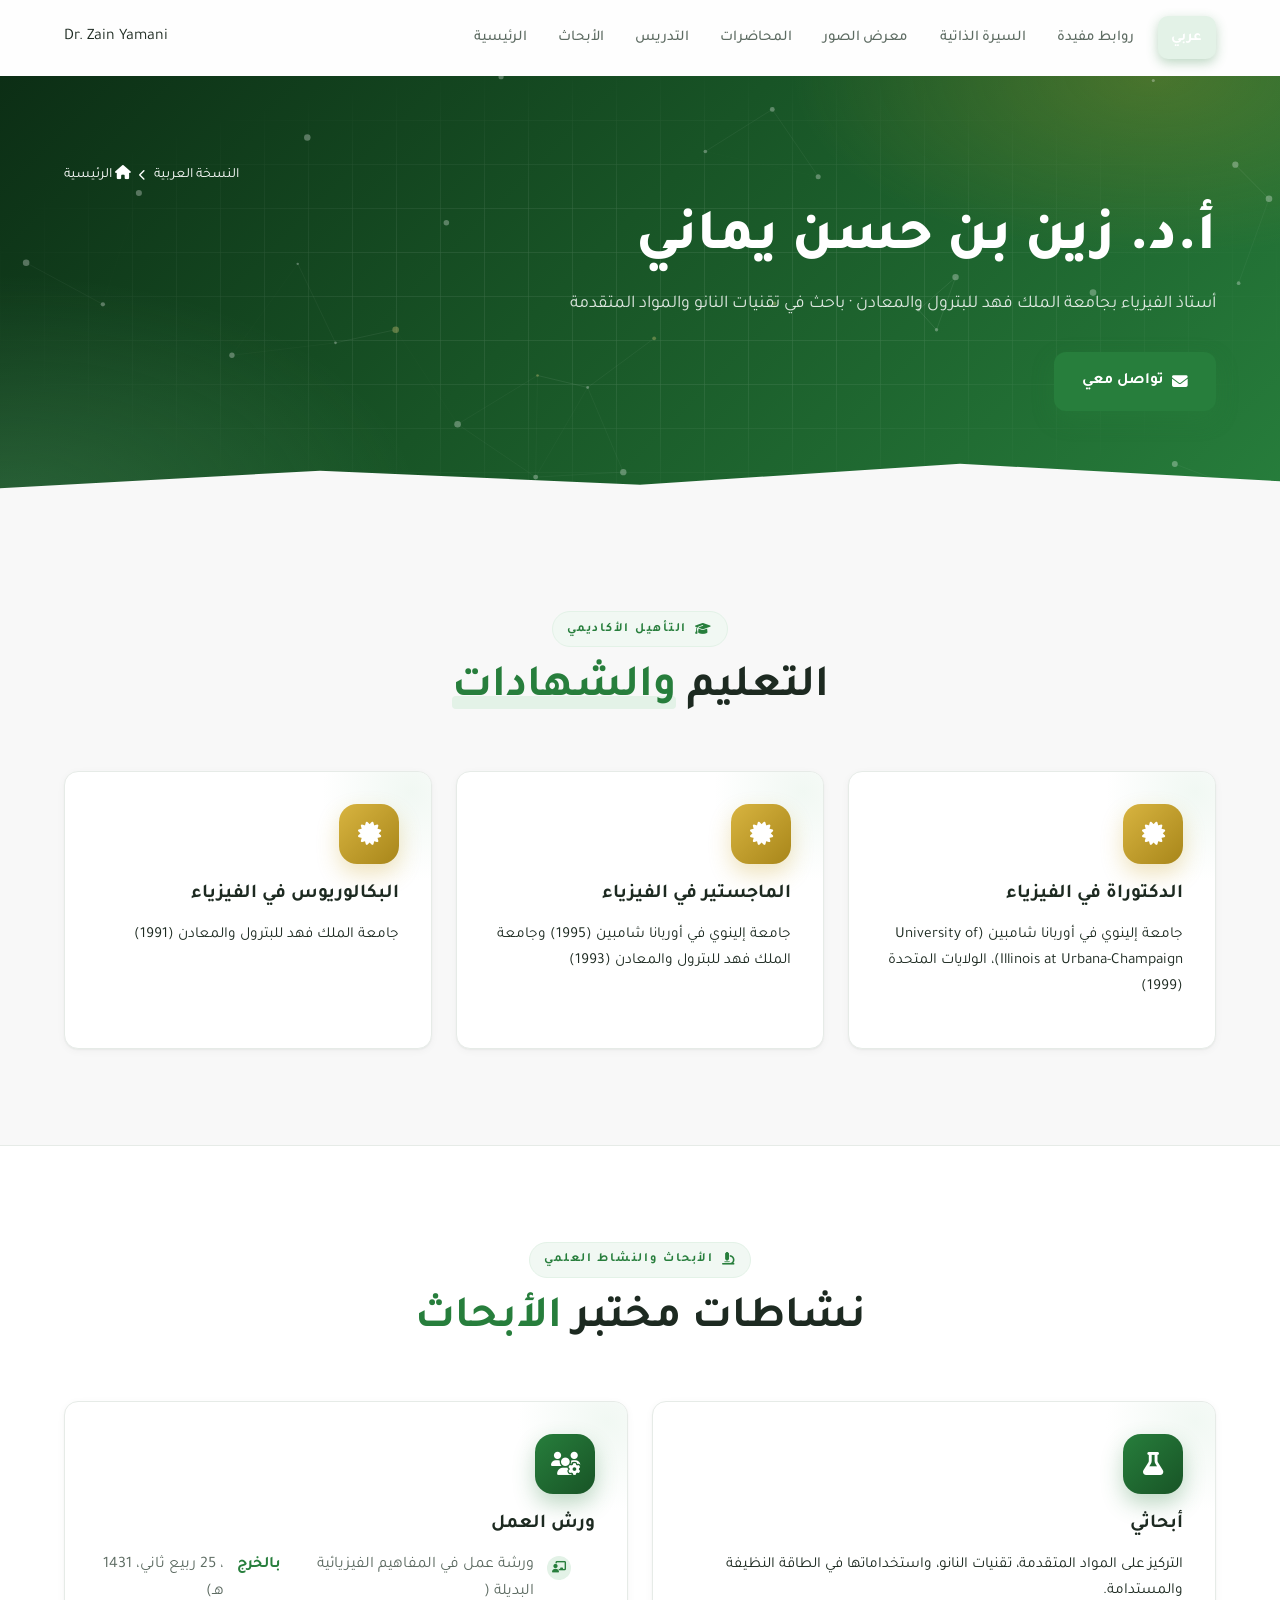
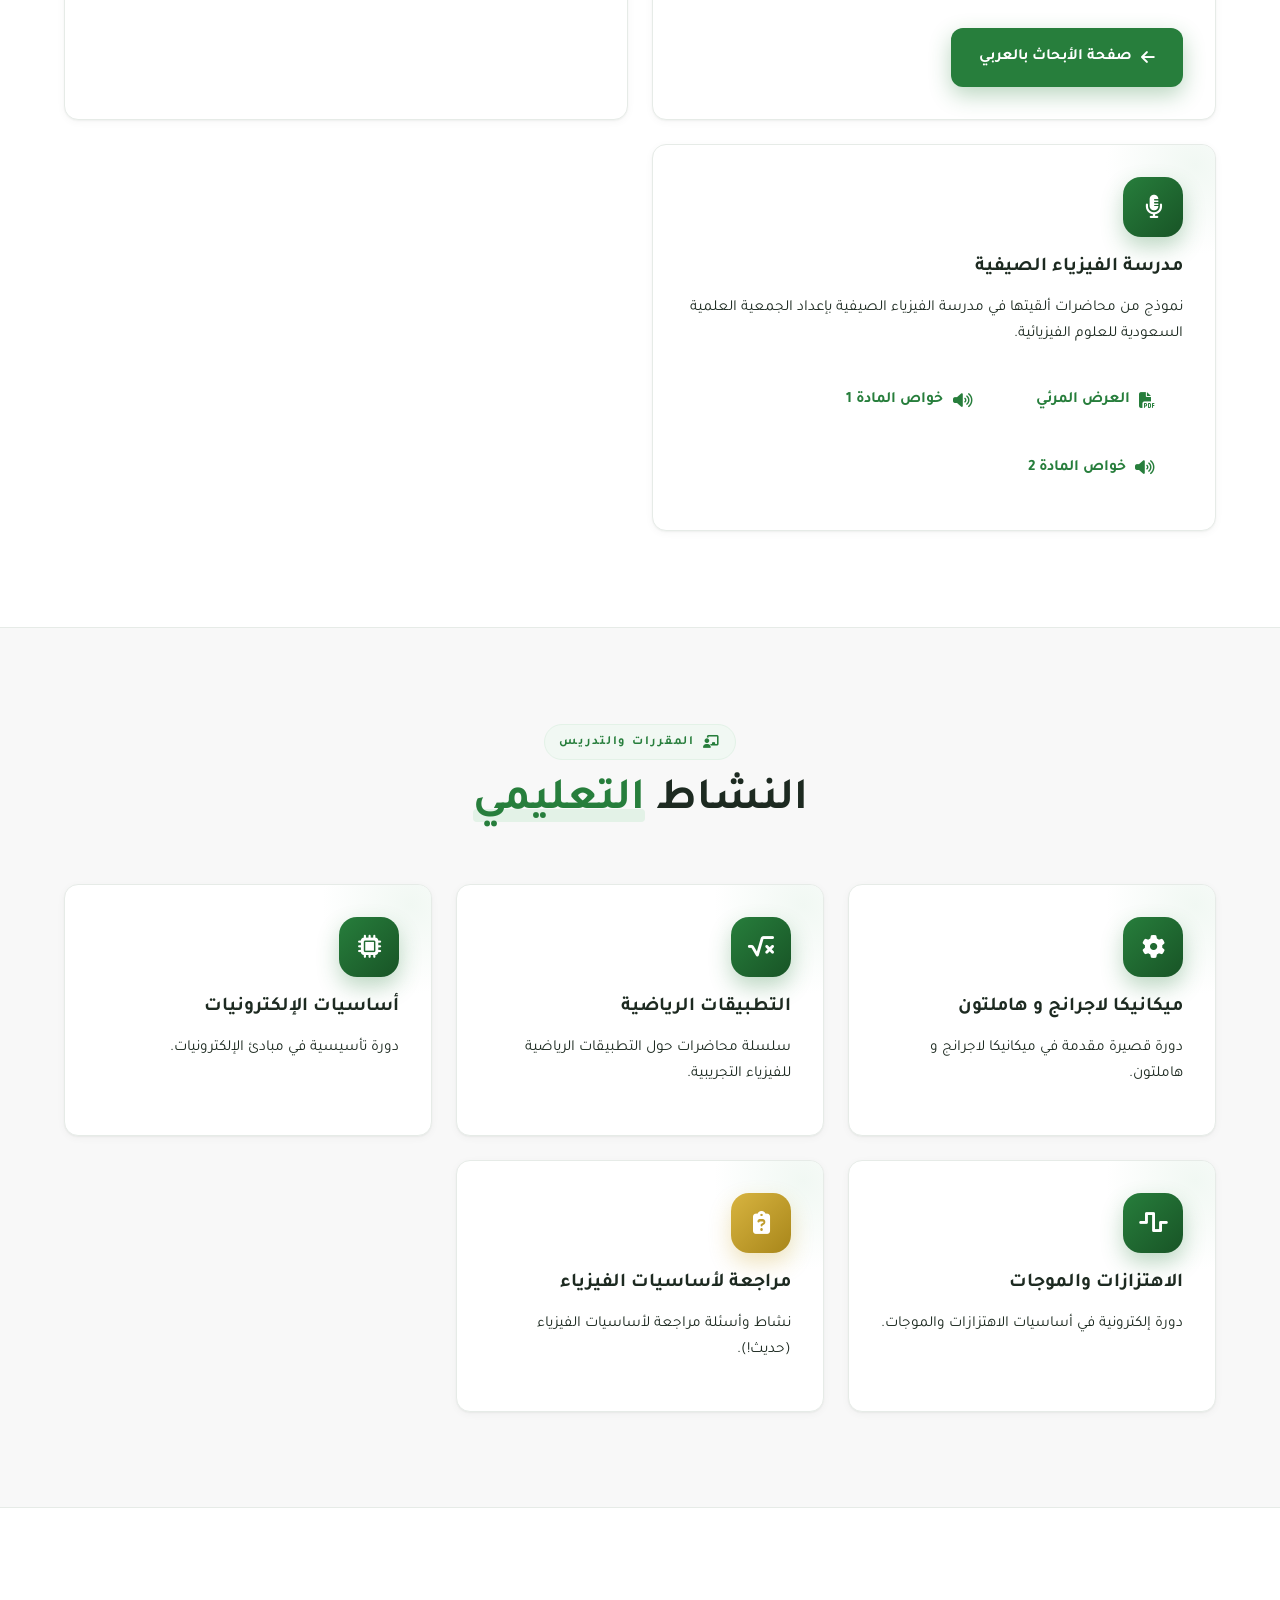
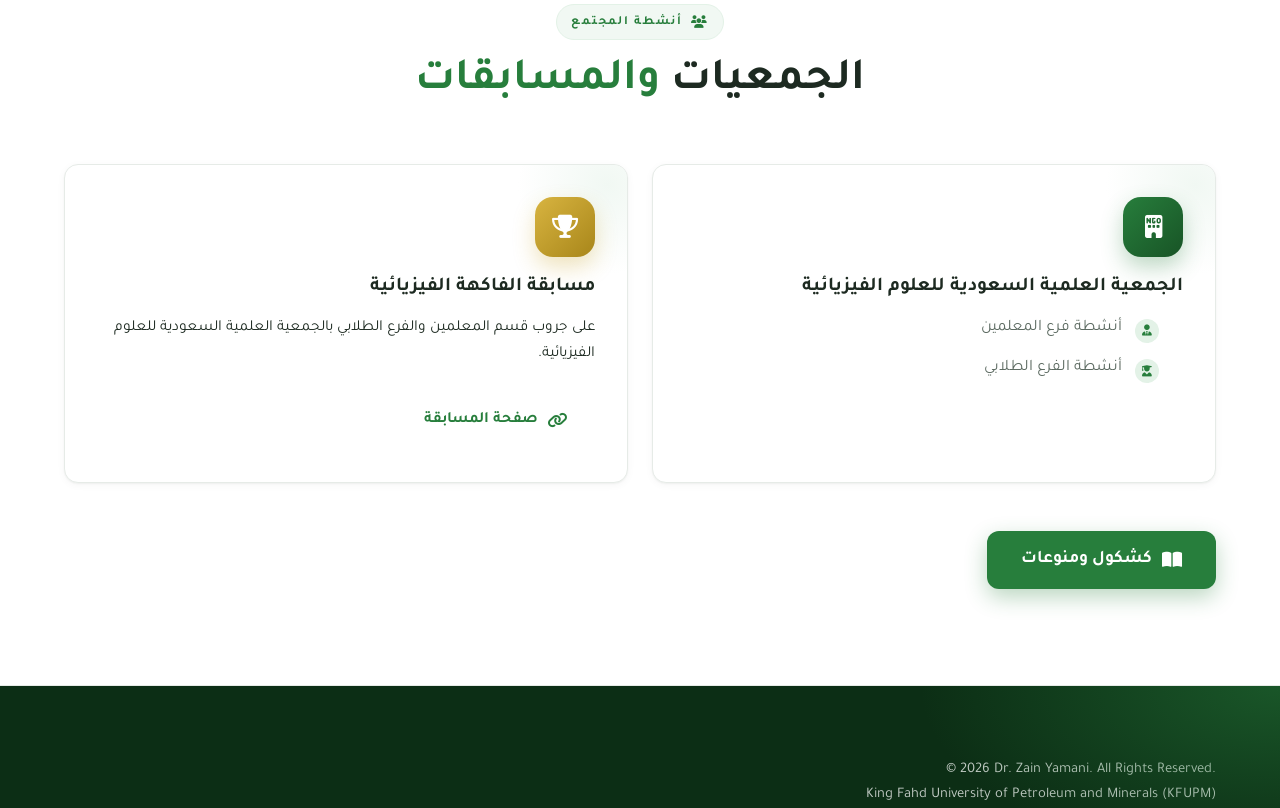
<file: zn2/Arabic/Arabic.html>
<!DOCTYPE html>
<html lang="ar" class="no-js" dir="rtl">
<head>
    <meta charset="UTF-8">
    <meta name="viewport" content="width=device-width, initial-scale=1.0">
    <title>الصفحة الشخصية - د. زين يماني</title>
    <meta name="theme-color" content="#277E3C">
    <link href="https://fonts.googleapis.com/css2?family=Inter:wght@300;400;500;600;700&family=Outfit:wght@500;600;700;800&family=Tajawal:wght@400;500;700;800&display=swap" rel="stylesheet">
    <link rel="stylesheet" href="https://cdnjs.cloudflare.com/ajax/libs/font-awesome/6.5.1/css/all.min.css" crossorigin="anonymous" referrerpolicy="no-referrer">
    <link rel="stylesheet" href="../index.css">
    <script src="../site.js" defer></script>
    <style>
        body[dir="rtl"] {
            font-family: 'Tajawal', sans-serif;
            text-align: right;
        }
        body[dir="rtl"] .navbar .nav-links {
            margin-right: auto;
            margin-left: 0;
        }
        body[dir="rtl"] .hero-actions {
            justify-content: flex-start;
        }
        body[dir="rtl"] .crumbs {
            justify-content: flex-start;
        }
        body[dir="rtl"] .check-list li {
            padding-left: 0;
            padding-right: 1.5rem;
        }
        body[dir="rtl"] .check-list li i {
            left: auto;
            right: 0;
        }
        body[dir="rtl"] .icon-badge {
            margin-left: 1rem;
            margin-right: 0;
        }
    </style>
</head>
<body data-page="arabic" dir="rtl">
    <div class="scroll-progress"></div>
    <header class="navbar" dir="ltr">
        <div class="container nav-container">
            <div class="logo">
                <a href="../index.html">Dr. Zain Yamani</a>
            </div>
            <nav>
                <ul class="nav-links">
                    <li><a href="../index.html">الرئيسية</a></li>
                    <li><a href="../research/Research.html">الأبحاث</a></li>
                    <li><a href="../teaching/Teaching.html">التدريس</a></li>
                    <li><a href="../presentations/Presentations.html">المحاضرات</a></li>
                    <li><a href="../gallery/Gallery.html">معرض الصور</a></li>
                    <li><a href="../personal/personal.htm">السيرة الذاتية</a></li>
                    <li><a href="../interesting link/interesting_physics_links.html">روابط مفيدة</a></li>
                    <li><a href="../Arabic/Arabic.html" class="btn-arabic active">عربي</a></li>
                </ul>
            </nav>
        </div>
    </header>

    <main>
        <section class="page-hero">
            <canvas id="hero-canvas" class="page-hero-canvas" data-tone="light" aria-hidden="true"></canvas>
            <div class="container">
                <div class="crumbs" data-reveal="down" style="flex-direction: row-reverse; display: flex; gap: 0.5rem;"><a href="../index.html"><i class="fa-solid fa-house"></i> الرئيسية</a><i class="fa-solid fa-chevron-left" style="font-size:.7rem"></i><span>النسخة العربية</span></div>
                <h1 data-reveal="up" style="font-family: 'Tajawal', sans-serif;">أ.د. زين بن حسن يماني</h1>
                <p data-reveal="up" style="--d:.1s; font-family: 'Tajawal', sans-serif;">أستاذ الفيزياء بجامعة الملك فهد للبترول والمعادن · باحث في تقنيات النانو والمواد المتقدمة</p>
                <div class="hero-actions" data-reveal="up" style="--d:.2s; display: flex; gap: 1rem;">
                    <a href="mailto:zhyamani@kfupm.edu.sa" class="btn btn-primary"><i class="fa-solid fa-envelope"></i> تواصل معي</a>
                </div>
            </div>
        </section>

        <!-- Education Section -->
        <section class="section">
            <div class="container">
                <div class="section-head">
                    <span class="eyebrow"><i class="fa-solid fa-graduation-cap"></i> التأهيل الأكاديمي</span>
                    <h2 style="font-family: 'Tajawal', sans-serif;">التعليم <span class="hl">والشهادات</span></h2>
                </div>
                <div class="grid grid-3" data-stagger=".12">
                    <div class="card feature-card" data-reveal="up">
                        <div class="icon-badge gold"><i class="fa-solid fa-certificate"></i></div>
                        <h3 style="font-family: 'Tajawal', sans-serif;">الدكتوراة في الفيزياء</h3>
                        <p style="margin-top: 1rem; color: var(--text-main);">جامعة إلينوي في أوربانا شامبين (University of Illinois at Urbana-Champaign)، الولايات المتحدة (1999)</p>
                    </div>
                    <div class="card feature-card" data-reveal="up">
                        <div class="icon-badge gold"><i class="fa-solid fa-certificate"></i></div>
                        <h3 style="font-family: 'Tajawal', sans-serif;">الماجستير في الفيزياء</h3>
                        <p style="margin-top: 1rem; color: var(--text-main);">جامعة إلينوي في أوربانا شامبين (1995) وجامعة الملك فهد للبترول والمعادن (1993)</p>
                    </div>
                    <div class="card feature-card" data-reveal="up">
                        <div class="icon-badge gold"><i class="fa-solid fa-certificate"></i></div>
                        <h3 style="font-family: 'Tajawal', sans-serif;">البكالوريوس في الفيزياء</h3>
                        <p style="margin-top: 1rem; color: var(--text-main);">جامعة الملك فهد للبترول والمعادن (1991)</p>
                    </div>
                </div>
            </div>
        </section>

        <!-- Research Activities Section -->
        <section class="section section-alt">
            <div class="container">
                <div class="section-head">
                    <span class="eyebrow"><i class="fa-solid fa-microscope"></i> الأبحاث والنشاط العلمي</span>
                    <h2 style="font-family: 'Tajawal', sans-serif;">نشاطات مختبر <span class="hl">الأبحاث</span></h2>
                </div>
                <div class="grid grid-2" data-stagger=".12">
                    <div class="card feature-card" data-reveal="up">
                        <div class="icon-badge"><i class="fa-solid fa-flask"></i></div>
                        <h3 style="font-family: 'Tajawal', sans-serif;">أبحاثي</h3>
                        <p style="margin-top: 1rem; color: var(--text-main);">التركيز على المواد المتقدمة، تقنيات النانو، واستخداماتها في الطاقة النظيفة والمستدامة.</p>
                        <div style="margin-top: 1.5rem;">
                            <a href="../research/Research-Arabic.html" class="btn btn-primary"><i class="fa-solid fa-arrow-left"></i> صفحة الأبحاث بالعربي</a>
                        </div>
                    </div>
                    <div class="card feature-card" data-reveal="up">
                        <div class="icon-badge"><i class="fa-solid fa-users-gear"></i></div>
                        <h3 style="font-family: 'Tajawal', sans-serif;">ورش العمل</h3>
                        <ul class="check-list" style="margin-top: 1rem;">
                            <li><i class="fa-solid fa-chalkboard-user"></i> ورشة عمل في المفاهيم الفيزيائية البديلة (<a href="Wirash%203mal/wirash%203mal.html" class="text-link">بالخرج</a>، 25 ربيع ثاني، 1431 هـ)</li>
                        </ul>
                    </div>
                    <div class="card feature-card" data-reveal="up">
                        <div class="icon-badge"><i class="fa-solid fa-microphone-lines"></i></div>
                        <h3 style="font-family: 'Tajawal', sans-serif;">مدرسة الفيزياء الصيفية</h3>
                        <p style="margin-top: 1rem; color: var(--text-main);">نموذج من محاضرات ألقيتها في مدرسة الفيزياء الصيفية بإعداد الجمعية العلمية السعودية للعلوم الفيزيائية.</p>
                        <div style="margin-top: 1.5rem; display: flex; gap: 0.5rem; flex-wrap: wrap;">
                            <a href="STP-1430/properties%20of%20matter-STP-1430.pdf" class="btn btn-outline"><i class="fa-solid fa-file-pdf"></i> العرض المرئي</a>
                            <a href="../presentations/presentation-audio/STP-1430%20(SPS%20summer%20school)%20Properties%20of%20Matter-1.wav" class="btn btn-outline"><i class="fa-solid fa-volume-high"></i> خواص المادة 1</a>
                            <a href="../presentations/presentation-audio/STP-1430%20(SPS%20summer%20school)%20Properties%20of%20Matter-2.wav" class="btn btn-outline"><i class="fa-solid fa-volume-high"></i> خواص المادة 2</a>
                        </div>
                    </div>
                </div>
            </div>
        </section>

        <!-- Teaching Section -->
        <section class="section">
            <div class="container">
                <div class="section-head">
                    <span class="eyebrow"><i class="fa-solid fa-chalkboard-user"></i> المقررات والتدريس</span>
                    <h2 style="font-family: 'Tajawal', sans-serif;">النشاط <span class="hl">التعليمي</span></h2>
                </div>
                <div class="grid grid-3" data-stagger=".12">
                    <a href="Dawrat/Introduction%20to%20Lagrangian%20and%20Hamiltonian%20Mechanics/Introduction%20to%20Lagrangian%20and%20Hamiltonian%20Mechanics.html" class="card feature-card" data-reveal="up" style="text-decoration: none; color: inherit; display: block; transition: transform 0.3s ease;">
                        <div class="icon-badge"><i class="fa-solid fa-gear"></i></div>
                        <h3 style="font-family: 'Tajawal', sans-serif;">ميكانيكا لاجرانج و هاملتون</h3>
                        <p style="margin-top: 1rem; color: var(--text-main);">دورة قصيرة مقدمة في ميكانيكا لاجرانج و هاملتون.</p>
                    </a>
                    <a href="Dawrat/Mathematical%20Applications%20for%20Experimental%20Physics/Mathematical%20Applications%20for%20Experimental%20Physics.html" class="card feature-card" data-reveal="up" style="text-decoration: none; color: inherit; display: block; transition: transform 0.3s ease;">
                        <div class="icon-badge"><i class="fa-solid fa-square-root-variable"></i></div>
                        <h3 style="font-family: 'Tajawal', sans-serif;">التطبيقات الرياضية</h3>
                        <p style="margin-top: 1rem; color: var(--text-main);">سلسلة محاضرات حول التطبيقات الرياضية للفيزياء التجريبية.</p>
                    </a>
                    <a href="Dawrat/Introductory%20Electronics/intro%20electronics%20web-site.html" class="card feature-card" data-reveal="up" style="text-decoration: none; color: inherit; display: block; transition: transform 0.3s ease;">
                        <div class="icon-badge"><i class="fa-solid fa-microchip"></i></div>
                        <h3 style="font-family: 'Tajawal', sans-serif;">أساسيات الإلكترونيات</h3>
                        <p style="margin-top: 1rem; color: var(--text-main);">دورة تأسيسية في مبادئ الإلكترونيات.</p>
                    </a>
                    <a href="Dawrat/Oscillaitons%20and%20Waves/oscillations%20and%20waves%20web-site.html" class="card feature-card" data-reveal="up" style="text-decoration: none; color: inherit; display: block; transition: transform 0.3s ease;">
                        <div class="icon-badge"><i class="fa-solid fa-wave-square"></i></div>
                        <h3 style="font-family: 'Tajawal', sans-serif;">الاهتزازات والموجات</h3>
                        <p style="margin-top: 1rem; color: var(--text-main);">دورة إلكترونية في أساسيات الاهتزازات والموجات.</p>
                    </a>
                    <a href="Dawrat/Physics%20Review-1434-SPS/PR-1434-SPS.html" class="card feature-card" data-reveal="up" style="text-decoration: none; color: inherit; display: block; transition: transform 0.3s ease;">
                        <div class="icon-badge gold"><i class="fa-solid fa-clipboard-question"></i></div>
                        <h3 style="font-family: 'Tajawal', sans-serif;">مراجعة لأساسيات الفيزياء</h3>
                        <p style="margin-top: 1rem; color: var(--text-main);">نشاط وأسئلة مراجعة لأساسيات الفيزياء (حديث!).</p>
                    </a>
                </div>
            </div>
        </section>

        <!-- Community Section -->
        <section class="section section-alt">
            <div class="container">
                <div class="section-head">
                    <span class="eyebrow"><i class="fa-solid fa-users"></i> أنشطة المجتمع</span>
                    <h2 style="font-family: 'Tajawal', sans-serif;">الجمعيات <span class="hl">والمسابقات</span></h2>
                </div>
                <div class="grid grid-2" data-stagger=".12">
                    <div class="card feature-card" data-reveal="up">
                        <div class="icon-badge"><i class="fa-solid fa-building-ngo"></i></div>
                        <h3 style="font-family: 'Tajawal', sans-serif;">الجمعية العلمية السعودية للعلوم الفيزيائية</h3>
                        <ul class="check-list" style="margin-top: 1rem;">
                            <li><i class="fa-solid fa-user-tie"></i> أنشطة فرع المعلمين</li>
                            <li><i class="fa-solid fa-user-graduate"></i> أنشطة الفرع الطلابي</li>
                        </ul>
                    </div>
                    <div class="card feature-card" data-reveal="up">
                        <div class="icon-badge gold"><i class="fa-solid fa-trophy"></i></div>
                        <h3 style="font-family: 'Tajawal', sans-serif;">مسابقة الفاكهة الفيزيائية</h3>
                        <p style="margin-top: 1rem; color: var(--text-main);">على جروب قسم المعلمين والفرع الطلابي بالجمعية العلمية السعودية للعلوم الفيزيائية.</p>
                        <div style="margin-top: 1.5rem;">
                            <a href="Musabaqat/Fakihat%20Al-Fisya'a/Fakihat%20Al-Fisya'a%20web-site.html" class="btn btn-outline"><i class="fa-solid fa-link"></i> صفحة المسابقة</a>
                        </div>
                    </div>
                </div>
                
                <div class="text-center" style="margin-top: 3rem;" data-reveal="up">
                    <a href="misc/misc.html" class="btn btn-primary" style="font-family: 'Tajawal', sans-serif; font-size: 1.1rem; padding: 0.75rem 2rem;"><i class="fa-solid fa-book-open"></i> كشكول ومنوعات</a>
                </div>
            </div>
        </section>
    </main>
    
    <footer dir="ltr">
        <div class="container footer-container">
            <p>&copy; 2026 Dr. Zain Yamani. All Rights Reserved.</p>
            <p><a href="http://www.kfupm.edu.sa">King Fahd University of Petroleum and Minerals (KFUPM)</a></p>
        </div>
    </footer>
    <button class="back-to-top" id="back-to-top" aria-label="Back to top"><i class="fa-solid fa-arrow-up"></i></button>
</body>
</html>
</file>
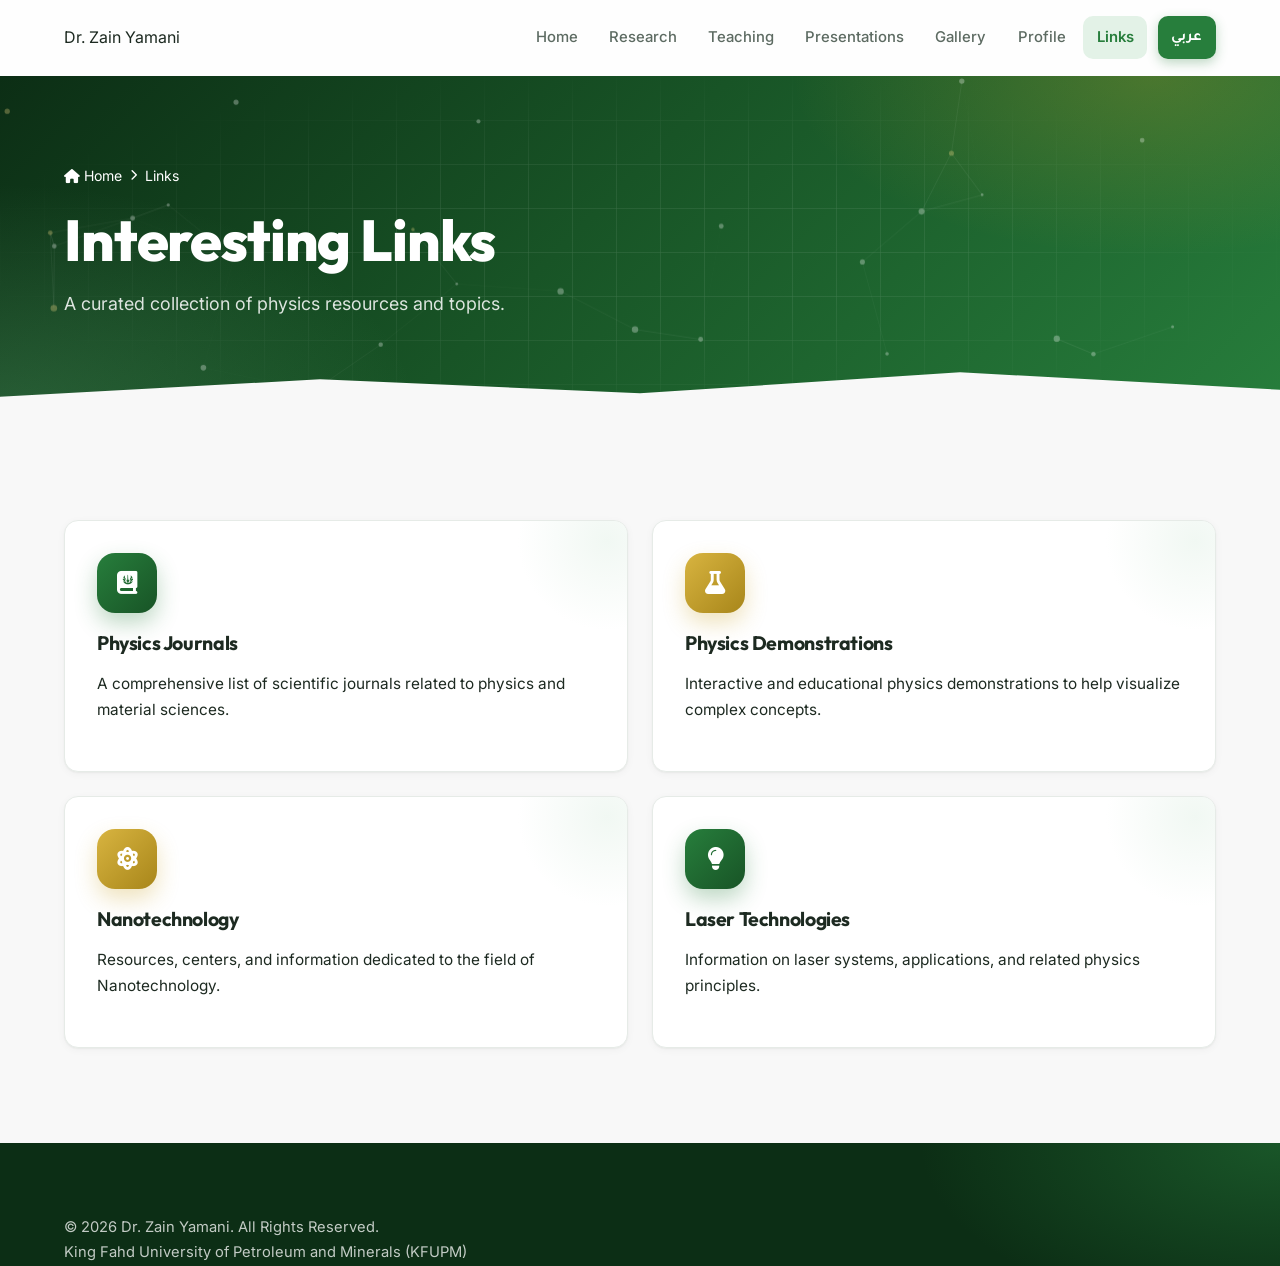
<file: zn2/interesting link/interesting_physics_links.html>
<!DOCTYPE html>
<html lang="en" class="no-js">
<head>
    <meta charset="UTF-8">
    <meta name="viewport" content="width=device-width, initial-scale=1.0">
    <title>Interesting Links - Prof. Zain H. Yamani</title>
    <meta name="theme-color" content="#277E3C">
    <link href="https://fonts.googleapis.com/css2?family=Inter:wght@300;400;500;600;700&family=Outfit:wght@500;600;700;800&family=Tajawal:wght@400;500;700&display=swap" rel="stylesheet">
    <link rel="stylesheet" href="https://cdnjs.cloudflare.com/ajax/libs/font-awesome/6.5.1/css/all.min.css" crossorigin="anonymous" referrerpolicy="no-referrer">
    <link rel="stylesheet" href="../index.css">
    <script src="../site.js" defer></script>
</head>
<body data-page="links">
    <div class="scroll-progress"></div>
    <header class="navbar">
        <div class="container nav-container">
            <div class="logo">
                <a href="../index.html">Dr. Zain Yamani</a>
            </div>
            <nav>
                <ul class="nav-links">
                    <li><a href="../index.html">Home</a></li>
                    <li><a href="../research/Research.html">Research</a></li>
                    <li><a href="../teaching/Teaching.html">Teaching</a></li>
                    <li><a href="../presentations/Presentations.html">Presentations</a></li>
                    <li><a href="../gallery/Gallery.html">Gallery</a></li>
                    <li><a href="../personal/personal.htm">Profile</a></li>
                    <li><a href="../interesting link/interesting_physics_links.html" class="active">Links</a></li>
                    <li><a href="../Arabic/Arabic.html" class="btn-arabic">عربي</a></li>
                </ul>
            </nav>
        </div>
    </header>

    <main>
        <section class="page-hero">
            <canvas id="hero-canvas" class="page-hero-canvas" data-tone="light" aria-hidden="true"></canvas>
            <div class="container">
                <div class="crumbs" data-reveal="down"><a href="../index.html"><i class="fa-solid fa-house"></i> Home</a><i class="fa-solid fa-chevron-right" style="font-size:.7rem"></i><span>Links</span></div>
                <h1 data-reveal="up">Interesting Links</h1>
                <p data-reveal="up" style="--d:.1s">A curated collection of physics resources and topics.</p>
            </div>
        </section>

        <section class="section">
            <div class="container">
                <div class="grid grid-2" data-stagger=".12">
                    <a href="physics_journals.html" class="card feature-card" data-reveal="up" style="text-decoration: none; color: inherit; display: block; transition: transform 0.3s ease;">
                        <div class="icon-badge"><i class="fa-solid fa-book-journal-whills"></i></div>
                        <h3>Physics Journals</h3>
                        <p style="margin-top: 1rem; color: var(--text-main);">A comprehensive list of scientific journals related to physics and material sciences.</p>
                    </a>
                    
                    <a href="physics_demonstrations.htm" class="card feature-card" data-reveal="up" style="text-decoration: none; color: inherit; display: block; transition: transform 0.3s ease;">
                        <div class="icon-badge gold"><i class="fa-solid fa-flask"></i></div>
                        <h3>Physics Demonstrations</h3>
                        <p style="margin-top: 1rem; color: var(--text-main);">Interactive and educational physics demonstrations to help visualize complex concepts.</p>
                    </a>
                    
                    <a href="../Nanotechnology/Nanotechnology.html" class="card feature-card" data-reveal="up" style="text-decoration: none; color: inherit; display: block; transition: transform 0.3s ease;">
                        <div class="icon-badge gold"><i class="fa-solid fa-atom"></i></div>
                        <h3>Nanotechnology</h3>
                        <p style="margin-top: 1rem; color: var(--text-main);">Resources, centers, and information dedicated to the field of Nanotechnology.</p>
                    </a>
                    
                    <a href="laser.htm" class="card feature-card" data-reveal="up" style="text-decoration: none; color: inherit; display: block; transition: transform 0.3s ease;">
                        <div class="icon-badge"><i class="fa-solid fa-lightbulb"></i></div>
                        <h3>Laser Technologies</h3>
                        <p style="margin-top: 1rem; color: var(--text-main);">Information on laser systems, applications, and related physics principles.</p>
                    </a>
                </div>
            </div>
        </section>
    </main>
    
    <footer>
        <div class="container footer-container">
            <p>&copy; 2026 Dr. Zain Yamani. All Rights Reserved.</p>
            <p><a href="http://www.kfupm.edu.sa">King Fahd University of Petroleum and Minerals (KFUPM)</a></p>
        </div>
    </footer>
    <button class="back-to-top" id="back-to-top" aria-label="Back to top"><i class="fa-solid fa-arrow-up"></i></button>
</body>
</html>
</file>
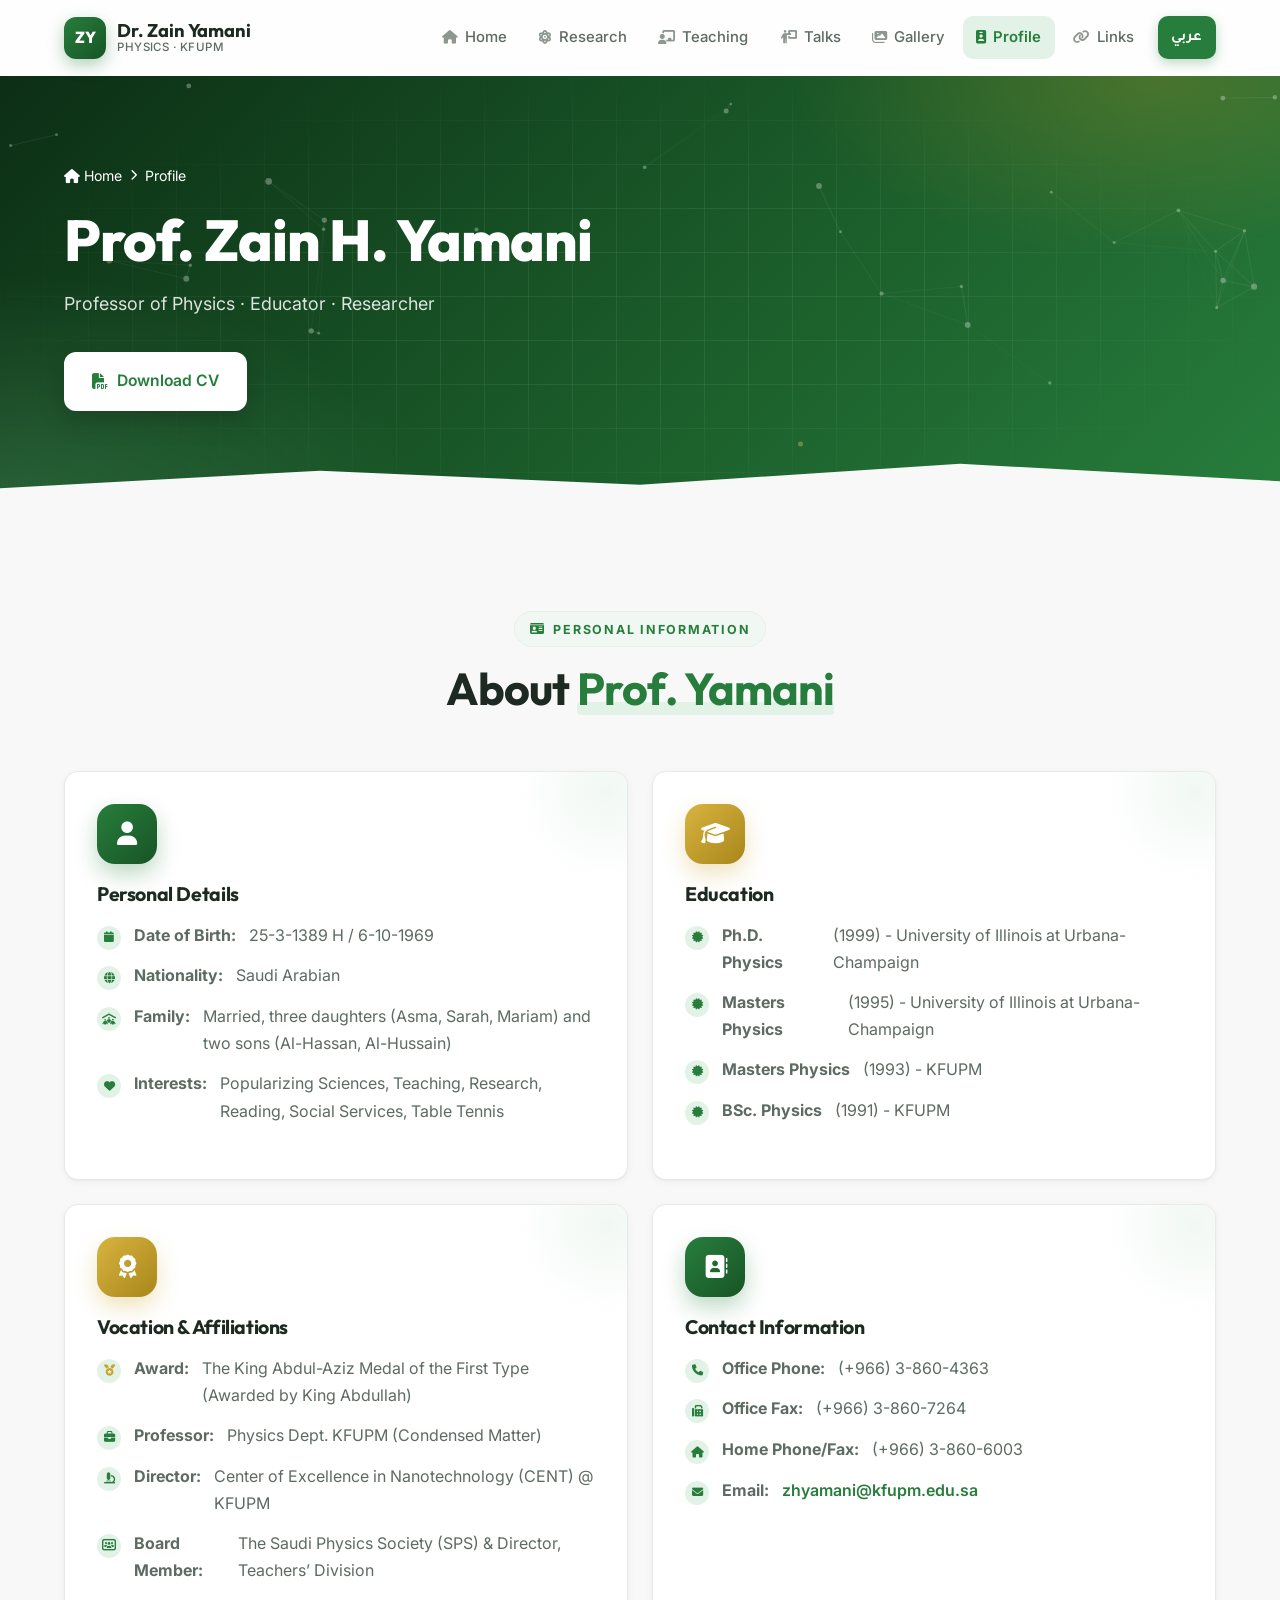
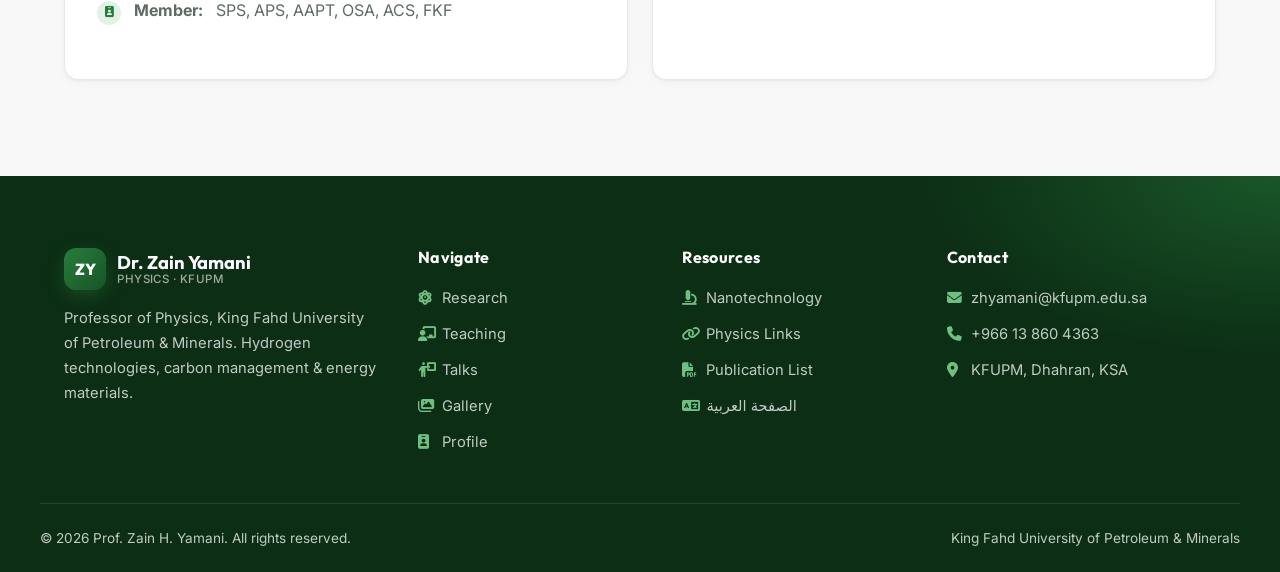
<file: zn2/personal/personal.htm>
<!DOCTYPE html>
<html lang="en" class="no-js">
<head>
    <meta charset="UTF-8">
    <meta name="viewport" content="width=device-width, initial-scale=1.0">
    <title>Profile - Prof. Zain H. Yamani</title>
    <meta name="theme-color" content="#277E3C">
    <link href="https://fonts.googleapis.com/css2?family=Inter:wght@300;400;500;600;700&family=Outfit:wght@500;600;700;800&family=Tajawal:wght@400;500;700&display=swap" rel="stylesheet">
    <link rel="stylesheet" href="https://cdnjs.cloudflare.com/ajax/libs/font-awesome/6.5.1/css/all.min.css" crossorigin="anonymous" referrerpolicy="no-referrer">
    <link rel="stylesheet" href="../index.css">
    <script src="../site.js" defer></script>
</head>
<body data-page="personal">
    <div class="scroll-progress"></div>
    <header class="navbar">
        <div class="container nav-container">
            <div class="logo">
                <a href="../index.html"><span class="logo-mark">ZY</span><span class="logo-text"><strong>Dr. Zain Yamani</strong><small>Physics · KFUPM</small></span></a>
            </div>
            <button class="nav-toggle" id="nav-toggle" aria-label="Toggle menu" aria-expanded="false"><span></span><span></span><span></span></button>
            <nav>
                <ul class="nav-links">
                    <li><a href="../index.html" data-nav="home"><i class="fa-solid fa-house"></i>Home</a></li>
                    <li><a href="../research/Research.html" data-nav="research"><i class="fa-solid fa-atom"></i>Research</a></li>
                    <li><a href="../teaching/Teaching.html" data-nav="teaching"><i class="fa-solid fa-chalkboard-user"></i>Teaching</a></li>
                    <li><a href="../presentations/Presentations.html" data-nav="presentations"><i class="fa-solid fa-person-chalkboard"></i>Talks</a></li>
                    <li><a href="../gallery/Gallery.html" data-nav="gallery"><i class="fa-solid fa-images"></i>Gallery</a></li>
                    <li><a href="../personal/personal.htm" data-nav="personal" class="active"><i class="fa-solid fa-id-badge"></i>Profile</a></li>
                    <li><a href="../interesting%20link/interesting_physics_links.html" data-nav="links"><i class="fa-solid fa-link"></i>Links</a></li>
                    <li><a href="../Arabic/Arabic.html" class="btn-arabic" data-nav="arabic">عربي</a></li>
                </ul>
            </nav>
        </div>
    </header>

    <main>
        <section class="page-hero">
            <canvas id="hero-canvas" class="page-hero-canvas" data-tone="light" aria-hidden="true"></canvas>
            <div class="container">
                <div class="crumbs" data-reveal="down"><a href="../index.html"><i class="fa-solid fa-house"></i> Home</a><i class="fa-solid fa-chevron-right" style="font-size:.7rem"></i><span>Profile</span></div>
                <h1 data-reveal="up">Prof. Zain H. Yamani</h1>
                <p data-reveal="up" style="--d:.1s">Professor of Physics · Educator · Researcher</p>
                <div class="hero-actions" data-reveal="up" style="--d:.2s">
                    <a href="vitae-8-2012%20(Zain%20Yamani).pdf" class="btn btn-light"><i class="fa-solid fa-file-pdf"></i> Download CV</a>
                </div>
            </div>
        </section>

        <section class="section">
            <div class="container">
                <div class="section-head">
                    <span class="eyebrow"><i class="fa-solid fa-id-card"></i> Personal Information</span>
                    <h2>About <span class="hl">Prof. Yamani</span></h2>
                </div>
                <div class="grid grid-2" data-stagger=".12">
                    <div class="card feature-card" data-reveal="up">
                        <div class="icon-badge"><i class="fa-solid fa-user"></i></div>
                        <h3>Personal Details</h3>
                        <ul class="check-list" style="margin-top: 1rem;">
                            <li><i class="fa-solid fa-calendar"></i> <strong>Date of Birth:</strong> 25-3-1389 H / 6-10-1969</li>
                            <li><i class="fa-solid fa-globe"></i> <strong>Nationality:</strong> Saudi Arabian</li>
                            <li><i class="fa-solid fa-people-roof"></i> <strong>Family:</strong> Married, three daughters (Asma, Sarah, Mariam) and two sons (Al-Hassan, Al-Hussain)</li>
                            <li><i class="fa-solid fa-heart"></i> <strong>Interests:</strong> Popularizing Sciences, Teaching, Research, Reading, Social Services, Table Tennis</li>
                        </ul>
                    </div>
                    
                    <div class="card feature-card" data-reveal="up">
                        <div class="icon-badge gold"><i class="fa-solid fa-graduation-cap"></i></div>
                        <h3>Education</h3>
                        <ul class="check-list" style="margin-top: 1rem;">
                            <li><i class="fa-solid fa-certificate"></i> <strong>Ph.D. Physics</strong> (1999) - University of Illinois at Urbana-Champaign</li>
                            <li><i class="fa-solid fa-certificate"></i> <strong>Masters Physics</strong> (1995) - University of Illinois at Urbana-Champaign</li>
                            <li><i class="fa-solid fa-certificate"></i> <strong>Masters Physics</strong> (1993) - KFUPM</li>
                            <li><i class="fa-solid fa-certificate"></i> <strong>BSc. Physics</strong> (1991) - KFUPM</li>
                        </ul>
                    </div>
                    
                    <div class="card feature-card" data-reveal="up">
                        <div class="icon-badge gold"><i class="fa-solid fa-award"></i></div>
                        <h3>Vocation & Affiliations</h3>
                        <ul class="check-list" style="margin-top: 1rem;">
                            <li><i class="fa-solid fa-medal" style="color: var(--accent);"></i> <strong>Award:</strong> The King Abdul-Aziz Medal of the First Type (Awarded by King Abdullah)</li>
                            <li><i class="fa-solid fa-briefcase"></i> <strong>Professor:</strong> Physics Dept. KFUPM (Condensed Matter)</li>
                            <li><i class="fa-solid fa-microscope"></i> <strong>Director:</strong> Center of Excellence in Nanotechnology (CENT) @ KFUPM</li>
                            <li><i class="fa-solid fa-users-rectangle"></i> <strong>Board Member:</strong> The Saudi Physics Society (SPS) & Director, Teachers’ Division</li>
                            <li><i class="fa-solid fa-id-badge"></i> <strong>Member:</strong> SPS, APS, AAPT, OSA, ACS, FKF</li>
                        </ul>
                    </div>
                    
                    <div class="card feature-card" data-reveal="up">
                        <div class="icon-badge"><i class="fa-solid fa-address-book"></i></div>
                        <h3>Contact Information</h3>
                        <ul class="check-list" style="margin-top: 1rem;">
                            <li><i class="fa-solid fa-phone"></i> <strong>Office Phone:</strong> (+966) 3-860-4363</li>
                            <li><i class="fa-solid fa-fax"></i> <strong>Office Fax:</strong> (+966) 3-860-7264</li>
                            <li><i class="fa-solid fa-house"></i> <strong>Home Phone/Fax:</strong> (+966) 3-860-6003</li>
                            <li><i class="fa-solid fa-envelope"></i> <strong>Email:</strong> <a href="mailto:zhyamani@kfupm.edu.sa" class="text-link">zhyamani@kfupm.edu.sa</a></li>
                        </ul>
                    </div>
                </div>
            </div>
        </section>
    </main>
    
    <footer>
        <div class="container footer-grid">
            <div>
                <div class="logo"><a href="../index.html"><span class="logo-mark">ZY</span><span class="logo-text"><strong>Dr. Zain Yamani</strong><small>Physics · KFUPM</small></span></a></div>
                <p>Professor of Physics, King Fahd University of Petroleum &amp; Minerals. Hydrogen technologies, carbon management &amp; energy materials.</p>
            </div>
            <div>
                <h4>Navigate</h4>
                <ul>
                    <li><a href="../research/Research.html"><i class="fa-solid fa-atom"></i>Research</a></li>
                    <li><a href="../teaching/Teaching.html"><i class="fa-solid fa-chalkboard-user"></i>Teaching</a></li>
                    <li><a href="../presentations/Presentations.html"><i class="fa-solid fa-person-chalkboard"></i>Talks</a></li>
                    <li><a href="../gallery/Gallery.html"><i class="fa-solid fa-images"></i>Gallery</a></li>
                    <li><a href="../personal/personal.htm"><i class="fa-solid fa-id-badge"></i>Profile</a></li>
                </ul>
            </div>
            <div>
                <h4>Resources</h4>
                <ul>
                    <li><a href="../Nanotechnology/Nanotechnology.html"><i class="fa-solid fa-microscope"></i>Nanotechnology</a></li>
                    <li><a href="../interesting%20link/interesting_physics_links.html"><i class="fa-solid fa-link"></i>Physics Links</a></li>
                    <li><a href="Publication%20List%20(Zain%20Yamani_2014).pdf"><i class="fa-solid fa-file-pdf"></i>Publication List</a></li>
                    <li><a href="../Arabic/Arabic.html"><i class="fa-solid fa-language"></i>الصفحة العربية</a></li>
                </ul>
            </div>
            <div>
                <h4>Contact</h4>
                <ul>
                    <li><a href="mailto:zhyamani@kfupm.edu.sa"><i class="fa-solid fa-envelope"></i>zhyamani@kfupm.edu.sa</a></li>
                    <li><a href="tel:+966138604363"><i class="fa-solid fa-phone"></i>+966 13 860 4363</a></li>
                    <li><a href="https://www.kfupm.edu.sa" target="_blank" rel="noopener"><i class="fa-solid fa-location-dot"></i>KFUPM, Dhahran, KSA</a></li>
                </ul>
            </div>
        </div>
        <div class="container footer-bottom">
            <span>&copy; <span data-year>2026</span> Prof. Zain H. Yamani. All rights reserved.</span>
            <span>King Fahd University of Petroleum &amp; Minerals</span>
        </div>
    </footer>
    <button class="back-to-top" id="back-to-top" aria-label="Back to top"><i class="fa-solid fa-arrow-up"></i></button>
</body>
</html>
</file>
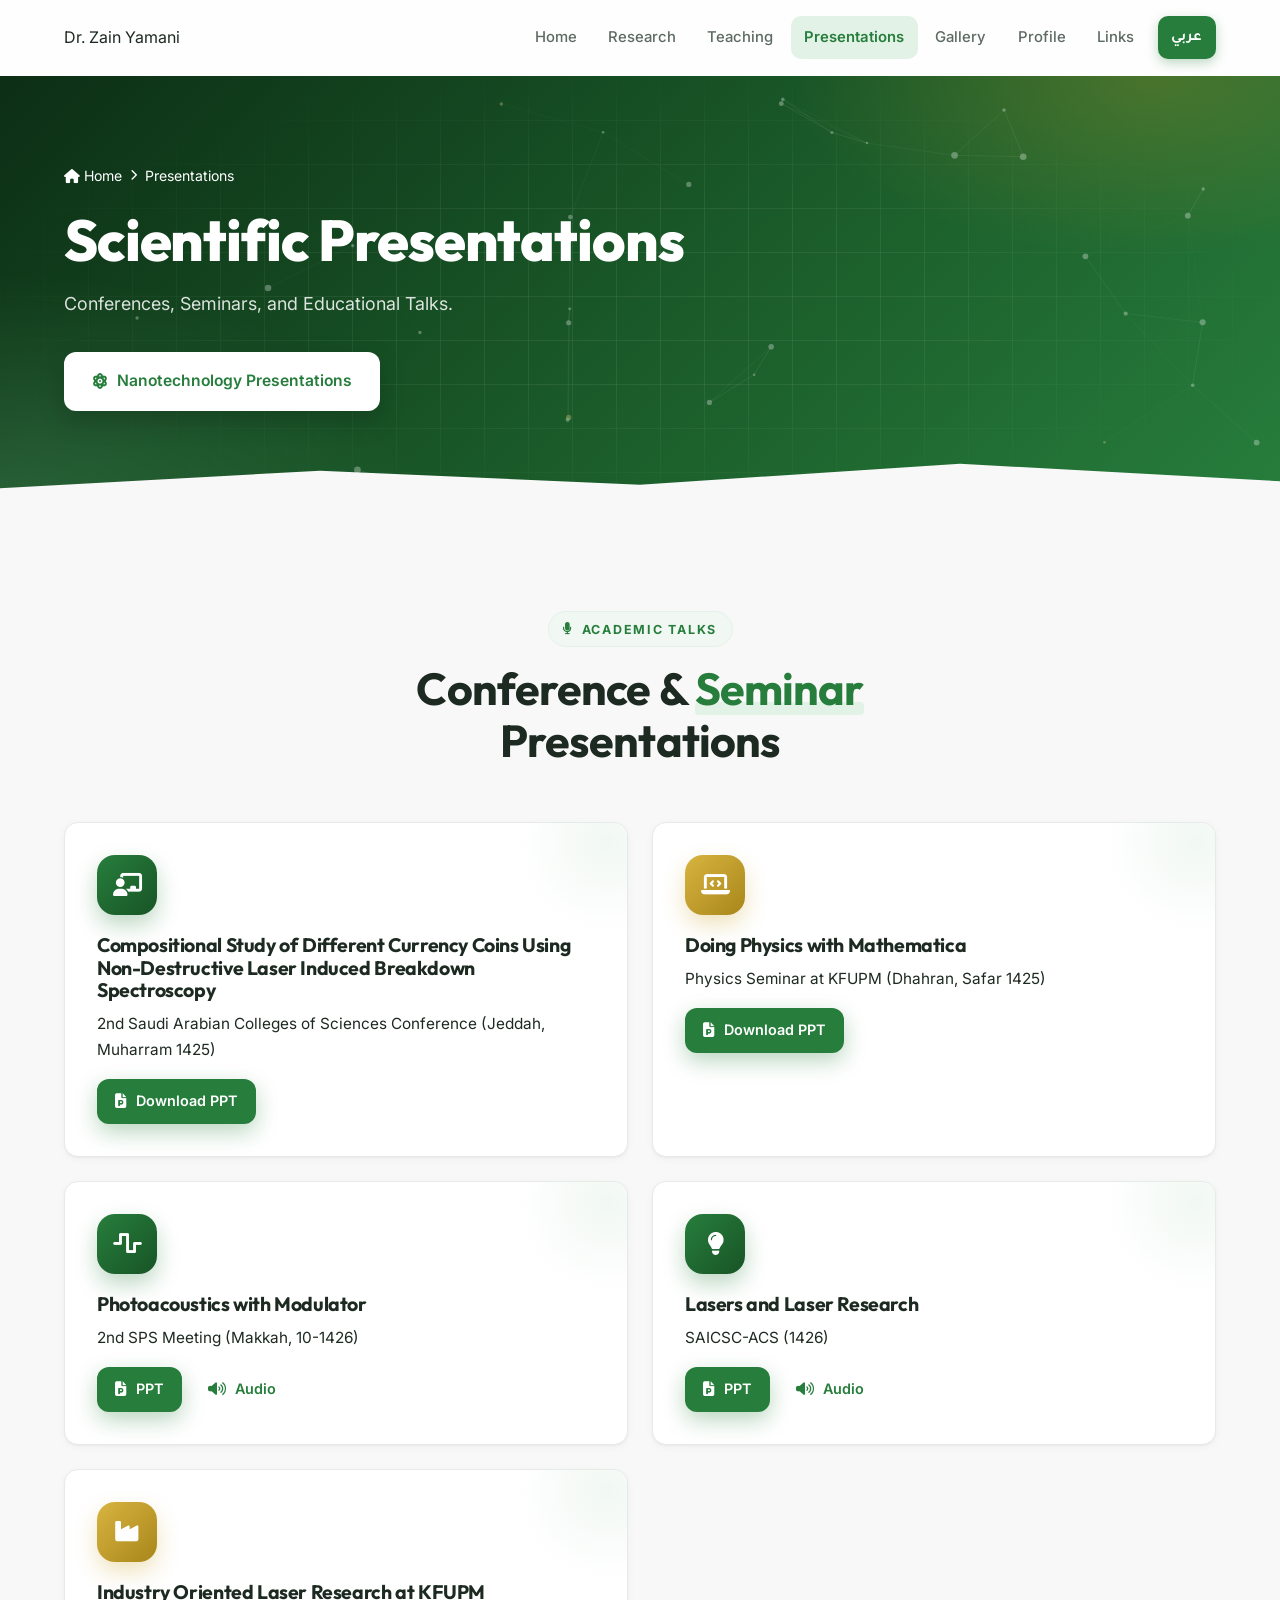
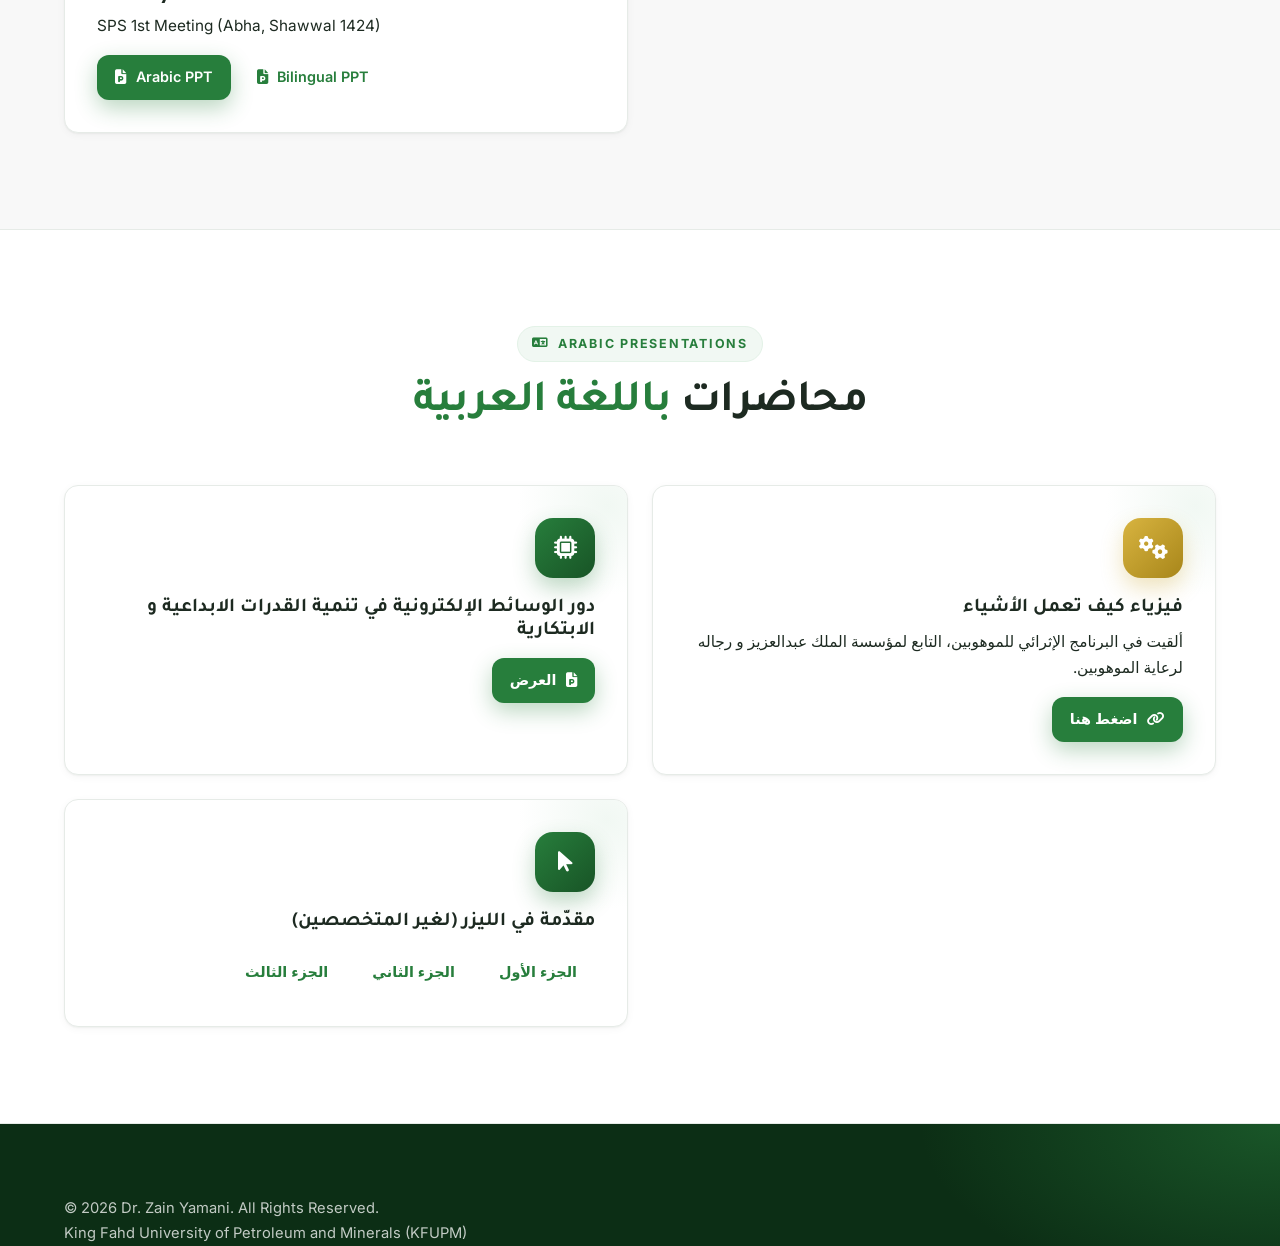
<file: zn2/presentations/Presentations.html>
<!DOCTYPE html>
<html lang="en" class="no-js">
<head>
    <meta charset="UTF-8">
    <meta name="viewport" content="width=device-width, initial-scale=1.0">
    <title>Presentations - Prof. Zain H. Yamani</title>
    <meta name="theme-color" content="#277E3C">
    <link href="https://fonts.googleapis.com/css2?family=Inter:wght@300;400;500;600;700&family=Outfit:wght@500;600;700;800&family=Tajawal:wght@400;500;700&display=swap" rel="stylesheet">
    <link rel="stylesheet" href="https://cdnjs.cloudflare.com/ajax/libs/font-awesome/6.5.1/css/all.min.css" crossorigin="anonymous" referrerpolicy="no-referrer">
    <link rel="stylesheet" href="../index.css">
    <script src="../site.js" defer></script>
</head>
<body data-page="presentations">
    <div class="scroll-progress"></div>
    <header class="navbar">
        <div class="container nav-container">
            <div class="logo">
                <a href="../index.html">Dr. Zain Yamani</a>
            </div>
            <nav>
                <ul class="nav-links">
                    <li><a href="../index.html">Home</a></li>
                    <li><a href="../research/Research.html">Research</a></li>
                    <li><a href="../teaching/Teaching.html">Teaching</a></li>
                    <li><a href="../presentations/Presentations.html" class="active">Presentations</a></li>
                    <li><a href="../gallery/Gallery.html">Gallery</a></li>
                    <li><a href="../personal/personal.htm">Profile</a></li>
                    <li><a href="../interesting link/interesting_physics_links.html">Links</a></li>
                    <li><a href="../Arabic/Arabic.html" class="btn-arabic">عربي</a></li>
                </ul>
            </nav>
        </div>
    </header>

    <main>
        <section class="page-hero">
            <canvas id="hero-canvas" class="page-hero-canvas" data-tone="light" aria-hidden="true"></canvas>
            <div class="container">
                <div class="crumbs" data-reveal="down"><a href="../index.html"><i class="fa-solid fa-house"></i> Home</a><i class="fa-solid fa-chevron-right" style="font-size:.7rem"></i><span>Presentations</span></div>
                <h1 data-reveal="up">Scientific Presentations</h1>
                <p data-reveal="up" style="--d:.1s">Conferences, Seminars, and Educational Talks.</p>
                <div class="hero-actions" data-reveal="up" style="--d:.2s">
                    <a href="../Nanotechnology/Nanotechnology.html" class="btn btn-light"><i class="fa-solid fa-atom"></i> Nanotechnology Presentations</a>
                </div>
            </div>
        </section>

        <section class="section">
            <div class="container">
                <div class="section-head">
                    <span class="eyebrow"><i class="fa-solid fa-microphone"></i> Academic Talks</span>
                    <h2>Conference & <span class="hl">Seminar</span> Presentations</h2>
                </div>
                
                <div class="grid grid-2" data-stagger=".12">
                    <!-- Presentation Card 1 -->
                    <div class="card feature-card" data-reveal="up">
                        <div class="icon-badge"><i class="fa-solid fa-chalkboard-user"></i></div>
                        <h3>Compositional Study of Different Currency Coins Using Non-Destructive Laser Induced Breakdown Spectroscopy</h3>
                        <p class="text-sm" style="margin-top: 0.5rem; color: var(--text-dim);">2nd Saudi Arabian Colleges of Sciences Conference (Jeddah, Muharram 1425)</p>
                        <div style="margin-top: 1rem;">
                            <a href="2nd%20SASC%20(coins-LIBS)/presentation/coins-presentation.ppt" class="btn btn-primary" style="padding: 0.5rem 1rem; font-size: 0.9rem;"><i class="fa-solid fa-file-powerpoint"></i> Download PPT</a>
                        </div>
                    </div>

                    <!-- Presentation Card 2 -->
                    <div class="card feature-card" data-reveal="up">
                        <div class="icon-badge gold"><i class="fa-solid fa-laptop-code"></i></div>
                        <h3>Doing Physics with Mathematica</h3>
                        <p class="text-sm" style="margin-top: 0.5rem; color: var(--text-dim);">Physics Seminar at KFUPM (Dhahran, Safar 1425)</p>
                        <div style="margin-top: 1rem;">
                            <a href="doing%20physics%20with%20Mathematica%20(web-version)/presentation.ppt" class="btn btn-primary" style="padding: 0.5rem 1rem; font-size: 0.9rem;"><i class="fa-solid fa-file-powerpoint"></i> Download PPT</a>
                        </div>
                    </div>

                    <!-- Presentation Card 3 -->
                    <div class="card feature-card" data-reveal="up">
                        <div class="icon-badge"><i class="fa-solid fa-wave-square"></i></div>
                        <h3>Photoacoustics with Modulator</h3>
                        <p class="text-sm" style="margin-top: 0.5rem; color: var(--text-dim);">2nd SPS Meeting (Makkah, 10-1426)</p>
                        <div style="margin-top: 1rem; display: flex; gap: 0.5rem;">
                            <a href="SPS%202nd%20meeting/PA%20with%20Modulator-final.ppt" class="btn btn-primary" style="padding: 0.5rem 1rem; font-size: 0.9rem;"><i class="fa-solid fa-file-powerpoint"></i> PPT</a>
                            <a href="presentation-audio/PA%20with%20Modulator-2nd%20SPS.wav" class="btn btn-outline" style="padding: 0.5rem 1rem; font-size: 0.9rem;"><i class="fa-solid fa-volume-high"></i> Audio</a>
                        </div>
                    </div>
                    
                    <!-- Presentation Card 4 -->
                    <div class="card feature-card" data-reveal="up">
                        <div class="icon-badge"><i class="fa-solid fa-lightbulb"></i></div>
                        <h3>Lasers and Laser Research</h3>
                        <p class="text-sm" style="margin-top: 0.5rem; color: var(--text-dim);">SAICSC-ACS (1426)</p>
                        <div style="margin-top: 1rem; display: flex; gap: 0.5rem;">
                            <a href="SAICSC-ACS%20(1426)/main%20presentation/lasers%20and%20laser%20research%20-%20SAICSC.ppt" class="btn btn-primary" style="padding: 0.5rem 1rem; font-size: 0.9rem;"><i class="fa-solid fa-file-powerpoint"></i> PPT</a>
                            <a href="presentation-audio/lasers%20and%20laser%20research%20-%20SAICSC.wav" class="btn btn-outline" style="padding: 0.5rem 1rem; font-size: 0.9rem;"><i class="fa-solid fa-volume-high"></i> Audio</a>
                        </div>
                    </div>
                    
                    <!-- Presentation Card 5 -->
                    <div class="card feature-card" data-reveal="up">
                        <div class="icon-badge gold"><i class="fa-solid fa-industry"></i></div>
                        <h3>Industry Oriented Laser Research at KFUPM</h3>
                        <p class="text-sm" style="margin-top: 0.5rem; color: var(--text-dim);">SPS 1st Meeting (Abha, Shawwal 1424)</p>
                        <div style="margin-top: 1rem; display: flex; flex-wrap: wrap; gap: 0.5rem;">
                            <a href="SPS%201st%20meeting/industrial%20application%20at%20LRS-5-a.ppt" class="btn btn-primary" style="padding: 0.5rem 1rem; font-size: 0.9rem;"><i class="fa-solid fa-file-powerpoint"></i> Arabic PPT</a>
                            <a href="SPS%201st%20meeting/industrial%20application%20at%20LRS-5-bi.ppt" class="btn btn-outline" style="padding: 0.5rem 1rem; font-size: 0.9rem;"><i class="fa-solid fa-file-powerpoint"></i> Bilingual PPT</a>
                        </div>
                    </div>
                </div>
            </div>
        </section>
        
        <section class="section section-alt">
            <div class="container">
                <div class="section-head">
                    <span class="eyebrow"><i class="fa-solid fa-language"></i> Arabic Presentations</span>
                    <h2 style="font-family: 'Tajawal', sans-serif;">محاضرات <span class="hl">باللغة العربية</span></h2>
                </div>
                
                <div class="grid grid-2" data-stagger=".12">
                    <!-- Arabic Card 1 -->
                    <div class="card feature-card" data-reveal="up" dir="rtl" style="text-align: right;">
                        <div class="icon-badge"><i class="fa-solid fa-microchip"></i></div>
                        <h3 style="font-family: 'Tajawal', sans-serif;">دور الوسائط الإلكترونية في تنمية القدرات الابداعية و الابتكارية</h3>
                        <div style="margin-top: 1rem;">
                            <a href="The%20Role%20of%20Electronic%20Media%20in%20Education/The%20Role%20of%20Electronic%20Media%20in%20Education.ppt" class="btn btn-primary" style="padding: 0.5rem 1rem; font-size: 0.9rem;"><i class="fa-solid fa-file-powerpoint"></i> العرض</a>
                        </div>
                    </div>
                    
                    <!-- Arabic Card 2 -->
                    <div class="card feature-card" data-reveal="up" dir="rtl" style="text-align: right;">
                        <div class="icon-badge gold"><i class="fa-solid fa-cogs"></i></div>
                        <h3 style="font-family: 'Tajawal', sans-serif;">فيزياء كيف تعمل الأشياء</h3>
                        <p class="text-sm" style="margin-top: 0.5rem; color: var(--text-dim);">ألقيت في البرنامج الإثرائي للموهوبين، التابع لمؤسسة الملك عبدالعزيز و رجاله لرعاية الموهوبين.</p>
                        <div style="margin-top: 1rem;">
                            <a href="HTW-Gifted-5-1426/how%20things%20work-presentation.htm" class="btn btn-primary" style="padding: 0.5rem 1rem; font-size: 0.9rem;"><i class="fa-solid fa-link"></i> اضغط هنا</a>
                        </div>
                    </div>
                    
                    <!-- Arabic Card 3 -->
                    <div class="card feature-card" data-reveal="up" dir="rtl" style="text-align: right;">
                        <div class="icon-badge"><i class="fa-solid fa-arrow-pointer"></i></div>
                        <h3 style="font-family: 'Tajawal', sans-serif;">مقدّمة في الليزر (لغير المتخصصين)</h3>
                        <div style="margin-top: 1rem; display: flex; flex-wrap: wrap; gap: 0.5rem;">
                            <a href="intro-laser-application/part-1.ppt" class="btn btn-outline" style="padding: 0.5rem 1rem; font-size: 0.9rem;">الجزء الأول</a>
                            <a href="intro-laser-application/part-2.ppt" class="btn btn-outline" style="padding: 0.5rem 1rem; font-size: 0.9rem;">الجزء الثاني</a>
                            <a href="intro-laser-application/part-3.ppt" class="btn btn-outline" style="padding: 0.5rem 1rem; font-size: 0.9rem;">الجزء الثالث</a>
                        </div>
                    </div>
                </div>
            </div>
        </section>
    </main>
    
    <footer>
        <div class="container footer-container">
            <p>&copy; 2026 Dr. Zain Yamani. All Rights Reserved.</p>
            <p><a href="http://www.kfupm.edu.sa">King Fahd University of Petroleum and Minerals (KFUPM)</a></p>
        </div>
    </footer>
    <button class="back-to-top" id="back-to-top" aria-label="Back to top"><i class="fa-solid fa-arrow-up"></i></button>
</body>
</html>
</file>
<file: zn2/index.css>
/* ==========================================================================
   Dr. Zain Yamani — Academic Design System
   Primary: #277E3C  ·  Surfaces: #FFFFFF / #F8F8F8
   ========================================================================== */

:root {
    --primary: #277E3C;
    --primary-600: #1f6a31;
    --primary-700: #185426;
    --primary-900: #0c2e15;
    --primary-300: #6fbf83;
    --primary-100: #e3f2e7;
    --primary-50: #f1f8f3;
    --accent: #c9a227;            /* academic gold, used sparingly */
    --accent-soft: #fbf4dc;

    --bg: #F8F8F8;
    --surface: #FFFFFF;
    --text: #1d2a21;
    --text-muted: #5d6b62;
    --text-soft: #8a968e;
    --border: #e6ebe7;

    --radius-sm: 8px;
    --radius: 14px;
    --radius-lg: 22px;

    --shadow-sm: 0 1px 2px rgba(16, 40, 22, .05), 0 2px 8px rgba(16, 40, 22, .04);
    --shadow: 0 6px 24px rgba(16, 40, 22, .08);
    --shadow-lg: 0 18px 50px rgba(39, 126, 60, .18);
    --ring: 0 0 0 4px rgba(39, 126, 60, .15);

    --ease: cubic-bezier(.22, 1, .36, 1);
    --t: .35s var(--ease);

    --font-body: 'Inter', system-ui, -apple-system, 'Segoe UI', sans-serif;
    --font-head: 'Outfit', 'Inter', system-ui, sans-serif;
    --font-ar: 'Tajawal', 'Tahoma', sans-serif;

    --nav-h: 76px;
}

*, *::before, *::after { margin: 0; padding: 0; box-sizing: border-box; }

html { scroll-behavior: smooth; scroll-padding-top: calc(var(--nav-h) + 16px); }

body {
    font-family: var(--font-body);
    background: var(--bg);
    color: var(--text);
    line-height: 1.7;
    -webkit-font-smoothing: antialiased;
    overflow-x: hidden;
}

img { max-width: 100%; display: block; }

a { color: var(--primary); text-decoration: none; transition: color var(--t); }
a:hover { color: var(--primary-700); }

h1, h2, h3, h4 {
    font-family: var(--font-head);
    color: var(--text);
    line-height: 1.15;
    font-weight: 700;
    letter-spacing: -.02em;
}

::selection { background: var(--primary); color: #fff; }

.container { width: 100%; max-width: 1200px; margin: 0 auto; padding: 0 1.5rem; }

.text-link {
    font-weight: 600;
    background: linear-gradient(currentColor, currentColor) 0 100% / 0 2px no-repeat;
    transition: background-size var(--t), color var(--t);
}
.text-link:hover { background-size: 100% 2px; }

/* ==========================================================================
   Scroll progress + navbar
   ========================================================================== */
.scroll-progress {
    position: fixed; inset: 0 auto auto 0; height: 3px; width: 0;
    background: linear-gradient(90deg, var(--primary), var(--primary-300), var(--accent));
    z-index: 1001; transition: width .1s linear;
}

.navbar {
    position: sticky; top: 0; z-index: 1000;
    height: var(--nav-h);
    background: rgba(255, 255, 255, .82);
    backdrop-filter: saturate(180%) blur(14px);
    -webkit-backdrop-filter: saturate(180%) blur(14px);
    border-bottom: 1px solid transparent;
    transition: box-shadow var(--t), border-color var(--t), background var(--t);
}
.navbar.scrolled { box-shadow: var(--shadow-sm); border-bottom-color: var(--border); background: rgba(255, 255, 255, .94); }

.nav-container { height: 100%; display: flex; align-items: center; justify-content: space-between; gap: 1rem; }

.logo a { display: flex; align-items: center; gap: .7rem; color: var(--text); }
.logo-mark {
    width: 42px; height: 42px; border-radius: 12px;
    display: grid; place-items: center;
    background: linear-gradient(135deg, var(--primary), var(--primary-700));
    color: #fff; font-family: var(--font-head); font-weight: 800; font-size: 1rem;
    box-shadow: 0 6px 16px rgba(39, 126, 60, .35);
    position: relative; overflow: hidden;
}
.logo-mark::after {
    content: ''; position: absolute; inset: -50%;
    background: linear-gradient(115deg, transparent 40%, rgba(255,255,255,.45) 50%, transparent 60%);
    transform: translateX(-100%); animation: shine 4.5s ease-in-out infinite;
}
.logo-text { display: flex; flex-direction: column; line-height: 1.1; }
.logo-text strong { font-family: var(--font-head); font-size: 1.15rem; letter-spacing: -.01em; }
.logo-text small { font-size: .72rem; color: var(--text-muted); font-weight: 500; letter-spacing: .04em; text-transform: uppercase; }

.nav-links { display: flex; align-items: center; gap: .25rem; list-style: none; }
.nav-links a {
    position: relative; display: inline-flex; align-items: center; gap: .45rem;
    padding: .55rem .85rem; border-radius: 10px;
    color: var(--text-muted); font-weight: 500; font-size: .93rem;
    transition: color var(--t), background var(--t);
}
.nav-links a i { font-size: .85rem; opacity: .7; transition: transform var(--t), opacity var(--t); }
.nav-links a:hover { color: var(--primary); background: var(--primary-50); }
.nav-links a:hover i { opacity: 1; transform: translateY(-1px) scale(1.1); }
.nav-links a.active { color: var(--primary); background: var(--primary-100); font-weight: 600; }
.nav-links a.active i { opacity: 1; }

.btn-arabic {
    font-family: var(--font-ar) !important; font-weight: 700 !important;
    background: var(--primary); color: #fff !important; margin-inline-start: .4rem;
    box-shadow: 0 4px 12px rgba(39, 126, 60, .3);
}
.btn-arabic:hover { background: var(--primary-700) !important; transform: translateY(-2px); }

.nav-toggle {
    display: none; width: 44px; height: 44px; border: 1px solid var(--border);
    border-radius: 12px; background: var(--surface); cursor: pointer;
    align-items: center; justify-content: center; flex-direction: column; gap: 5px;
}
.nav-toggle span { width: 20px; height: 2px; background: var(--text); border-radius: 2px; transition: transform var(--t), opacity var(--t); }
.nav-open .nav-toggle span:nth-child(1) { transform: translateY(7px) rotate(45deg); }
.nav-open .nav-toggle span:nth-child(2) { opacity: 0; }
.nav-open .nav-toggle span:nth-child(3) { transform: translateY(-7px) rotate(-45deg); }

/* ==========================================================================
   Buttons, chips, badges
   ========================================================================== */
.btn {
    display: inline-flex; align-items: center; gap: .6rem;
    padding: .9rem 1.6rem; border-radius: 12px;
    font-weight: 600; font-size: .98rem; cursor: pointer; border: 2px solid transparent;
    transition: transform var(--t), box-shadow var(--t), background var(--t), color var(--t), border-color var(--t);
    position: relative; overflow: hidden; isolation: isolate;
}
.btn i { transition: transform var(--t); }
.btn:hover i.fa-arrow-right, .btn:hover i.fa-arrow-left { transform: translateX(4px); }
.btn-primary { background: var(--primary); color: #fff; box-shadow: 0 8px 22px rgba(39, 126, 60, .32); }
.btn-primary::before {
    content: ''; position: absolute; inset: 0; z-index: -1;
    background: linear-gradient(120deg, var(--primary-700), var(--primary));
    opacity: 0; transition: opacity var(--t);
}
.btn-primary:hover { color: #fff; transform: translateY(-3px); box-shadow: var(--shadow-lg); }
.btn-primary:hover::before { opacity: 1; }
.btn-secondary { background: var(--surface); color: var(--primary); border-color: var(--primary-100); }
.btn-secondary:hover { border-color: var(--primary); transform: translateY(-3px); box-shadow: var(--shadow); color: var(--primary); }
.btn-ghost-light { background: rgba(255,255,255,.1); color: #fff; border-color: rgba(255,255,255,.35); backdrop-filter: blur(6px); }
.btn-ghost-light:hover { background: #fff; color: var(--primary); transform: translateY(-3px); }

.chip {
    display: inline-flex; align-items: center; gap: .35rem;
    padding: .28rem .7rem; border-radius: 999px;
    background: var(--primary-50); color: var(--primary-700);
    border: 1px solid var(--primary-100);
    font-size: .76rem; font-weight: 600; letter-spacing: .01em;
    transition: background var(--t), color var(--t), transform var(--t);
}
.chip:hover { background: var(--primary); color: #fff; transform: translateY(-1px); }
.chip-gold { background: var(--accent-soft); color: #8a6d12; border-color: #f1e3b0; }
.chips { display: flex; flex-wrap: wrap; gap: .4rem; }

.eyebrow {
    display: inline-flex; align-items: center; gap: .5rem;
    font-size: .78rem; font-weight: 700; text-transform: uppercase; letter-spacing: .14em;
    color: var(--primary);
    padding: .4rem .9rem; border-radius: 999px; background: var(--primary-50); border: 1px solid var(--primary-100);
}
.eyebrow .dot { width: 7px; height: 7px; border-radius: 50%; background: var(--primary); box-shadow: 0 0 0 0 rgba(39,126,60,.6); animation: pulse 2s infinite; }

/* ==========================================================================
   Sections
   ========================================================================== */
.section { padding: 6rem 0; position: relative; }
.section-alt { background: var(--surface); border-top: 1px solid var(--border); border-bottom: 1px solid var(--border); }
.section-head { max-width: 720px; margin: 0 auto 3.5rem; text-align: center; }
.section-head h2 { font-size: clamp(2rem, 4vw, 2.8rem); margin: 1rem 0 .8rem; }
.section-head h2 .hl { color: var(--primary); position: relative; white-space: nowrap; }
.section-head h2 .hl::after {
    content: ''; position: absolute; left: 0; right: 0; bottom: .05em; height: .3em;
    background: var(--primary-100); z-index: -1; border-radius: 4px;
    transform-origin: left; transform: scaleX(0); transition: transform 1s var(--ease) .3s;
}
.is-visible .hl::after, .section-head.is-visible h2 .hl::after { transform: scaleX(1); }
.section-head p { color: var(--text-muted); font-size: 1.08rem; }
.section-head.left { text-align: left; margin-left: 0; }

/* ==========================================================================
   Home hero
   ========================================================================== */
.hero {
    position: relative; overflow: hidden;
    min-height: calc(100vh - var(--nav-h));
    display: flex; align-items: center;
    padding: 4rem 0 6rem;
    background:
        radial-gradient(1200px 600px at 85% -10%, rgba(39,126,60,.10), transparent 60%),
        radial-gradient(800px 500px at -10% 110%, rgba(201,162,39,.08), transparent 60%),
        linear-gradient(180deg, #fff 0%, var(--bg) 100%);
}
#hero-canvas { position: absolute; inset: 0; width: 100%; height: 100%; z-index: 0; opacity: .7; }
.hero-container { position: relative; z-index: 1; display: grid; grid-template-columns: 1.15fr .85fr; gap: 4rem; align-items: center; }

.hero h1 { font-size: clamp(2.4rem, 5.2vw, 4.1rem); margin: 1.4rem 0 1.2rem; font-weight: 800; }
.hero h1 .grad {
    background: linear-gradient(100deg, var(--primary) 0%, #3fa75a 45%, var(--accent) 100%);
    -webkit-background-clip: text; background-clip: text; color: transparent;
    background-size: 200% auto; animation: gradientShift 6s ease-in-out infinite;
}
.hero .lead { font-size: 1.15rem; color: var(--text-muted); max-width: 580px; margin-bottom: 1.6rem; }

.typing { font-family: var(--font-head); font-size: 1.15rem; font-weight: 600; color: var(--text); margin-bottom: 2rem; min-height: 1.8em; }
.typing .typed { color: var(--primary); }
.typing .caret { display: inline-block; width: 2px; height: 1.1em; background: var(--primary); vertical-align: -3px; margin-left: 3px; animation: blink 1s steps(1) infinite; }

.hero-actions { display: flex; flex-wrap: wrap; gap: 1rem; }

.hero-meta { display: flex; flex-wrap: wrap; gap: 1.6rem; margin-top: 2.6rem; padding-top: 1.8rem; border-top: 1px dashed var(--border); }
.hero-meta div { display: flex; align-items: center; gap: .6rem; color: var(--text-muted); font-size: .92rem; font-weight: 500; }
.hero-meta i { color: var(--primary); width: 34px; height: 34px; border-radius: 10px; display: grid; place-items: center; background: var(--primary-50); }

.portrait { position: relative; justify-self: center; width: min(400px, 100%); aspect-ratio: 1; }
.portrait-ring {
    position: absolute; inset: -6%; border-radius: 50%;
    border: 2px dashed rgba(39,126,60,.35); animation: spin 40s linear infinite;
}
.portrait-ring.r2 { inset: -14%; border: 1px solid rgba(39,126,60,.15); animation-duration: 60s; animation-direction: reverse; }
.portrait-ring .atom { position: absolute; width: 14px; height: 14px; border-radius: 50%; background: var(--primary); top: -7px; left: calc(50% - 7px); box-shadow: 0 0 0 6px rgba(39,126,60,.15); }
.portrait-ring.r2 .atom { background: var(--accent); top: auto; bottom: -7px; box-shadow: 0 0 0 6px rgba(201,162,39,.18); }
.portrait-blob {
    position: absolute; inset: 0; border-radius: 42% 58% 63% 37% / 41% 44% 56% 59%;
    background: linear-gradient(140deg, var(--primary), var(--primary-900));
    animation: morph 12s ease-in-out infinite; box-shadow: var(--shadow-lg);
}
.portrait img {
    position: absolute; inset: 7%; width: 86%; height: 86%; object-fit: cover;
    border-radius: 42% 58% 63% 37% / 41% 44% 56% 59%;
    animation: morph 12s ease-in-out infinite; border: 6px solid #fff;
}
.float-card {
    position: absolute; display: flex; align-items: center; gap: .7rem;
    background: rgba(255,255,255,.92); backdrop-filter: blur(10px);
    border: 1px solid var(--border); border-radius: 14px; padding: .7rem 1rem;
    box-shadow: var(--shadow); font-size: .85rem; font-weight: 600; white-space: nowrap;
    animation: floaty 6s ease-in-out infinite;
}
.float-card i { width: 36px; height: 36px; border-radius: 10px; display: grid; place-items: center; color: #fff; background: var(--primary); }
.float-card small { display: block; font-weight: 500; color: var(--text-muted); font-size: .74rem; }
.float-card.fc1 { top: 6%; left: -14%; }
.float-card.fc2 { bottom: 14%; right: -16%; animation-delay: -2s; }
.float-card.fc2 i { background: var(--accent); }
.float-card.fc3 { bottom: -4%; left: 2%; animation-delay: -4s; }
.float-card.fc3 i { background: var(--primary-700); }

.scroll-cue {
    position: absolute; left: 50%; bottom: 1.6rem; transform: translateX(-50%); z-index: 1;
    width: 26px; height: 42px; border: 2px solid rgba(39,126,60,.4); border-radius: 14px;
}
.scroll-cue::after { content: ''; position: absolute; top: 7px; left: 50%; width: 4px; height: 8px; margin-left: -2px; border-radius: 2px; background: var(--primary); animation: scrollCue 1.8s infinite; }

/* ==========================================================================
   Sub-page hero (dark green banner)
   ========================================================================== */
.page-hero {
    position: relative; overflow: hidden; color: #fff;
    padding: 5.5rem 0 6.5rem;
    background:
        radial-gradient(600px 300px at 90% 0%, rgba(201,162,39,.25), transparent 60%),
        radial-gradient(700px 400px at 0% 100%, rgba(111,191,131,.25), transparent 60%),
        linear-gradient(135deg, var(--primary-900) 0%, var(--primary-700) 45%, var(--primary) 100%);
}
.page-hero::before {
    content: ''; position: absolute; inset: 0; opacity: .14;
    background-image: linear-gradient(rgba(255,255,255,.5) 1px, transparent 1px), linear-gradient(90deg, rgba(255,255,255,.5) 1px, transparent 1px);
    background-size: 44px 44px;
    mask-image: radial-gradient(ellipse at center, #000 30%, transparent 75%);
    -webkit-mask-image: radial-gradient(ellipse at center, #000 30%, transparent 75%);
    animation: gridMove 20s linear infinite;
}
.page-hero::after {
    content: ''; position: absolute; left: 0; right: 0; bottom: -1px; height: 70px;
    background: var(--bg);
    clip-path: polygon(0 60%, 25% 35%, 50% 55%, 75% 25%, 100% 50%, 100% 100%, 0 100%);
}
.page-hero .container { position: relative; z-index: 1; }
.page-hero .crumbs { display: flex; gap: .5rem; align-items: center; font-size: .88rem; opacity: .85; margin-bottom: 1.2rem; }
.page-hero .crumbs a { color: #fff; }
.page-hero .crumbs a:hover { text-decoration: underline; }
.page-hero h1 { color: #fff; font-size: clamp(2.3rem, 5vw, 3.6rem); font-weight: 800; margin-bottom: 1rem; }
.page-hero p { max-width: 720px; font-size: 1.12rem; color: rgba(255,255,255,.85); }
.page-hero .hero-icon {
    position: absolute; right: 4%; top: 50%; transform: translateY(-50%);
    font-size: 11rem; color: rgba(255,255,255,.08); animation: floaty 8s ease-in-out infinite;
}
.page-hero .chips { margin-top: 1.6rem; }
.page-hero .chip { background: rgba(255,255,255,.12); color: #fff; border-color: rgba(255,255,255,.25); backdrop-filter: blur(6px); }
.page-hero .chip:hover { background: #fff; color: var(--primary); }
.orb { position: absolute; border-radius: 50%; filter: blur(2px); opacity: .5; animation: floaty 10s ease-in-out infinite; }
.orb.o1 { width: 14px; height: 14px; background: #fff; top: 22%; left: 58%; }
.orb.o2 { width: 9px; height: 9px; background: var(--accent); top: 68%; left: 72%; animation-delay: -3s; }
.orb.o3 { width: 18px; height: 18px; background: var(--primary-300); top: 30%; left: 85%; animation-delay: -6s; }

/* ==========================================================================
   Stats / counters
   ========================================================================== */
.stats { display: grid; grid-template-columns: repeat(4, 1fr); gap: 1.2rem; }
.stat {
    position: relative; overflow: hidden;
    background: var(--surface); border: 1px solid var(--border); border-radius: var(--radius);
    padding: 1.8rem 1.4rem; text-align: center; box-shadow: var(--shadow-sm);
    transition: transform var(--t), box-shadow var(--t), border-color var(--t);
}
.stat::before { content: ''; position: absolute; inset: auto 0 0 0; height: 4px; background: linear-gradient(90deg, var(--primary), var(--primary-300)); transform: scaleX(0); transform-origin: left; transition: transform .6s var(--ease); }
.stat:hover { transform: translateY(-6px); box-shadow: var(--shadow-lg); border-color: var(--primary-100); }
.stat:hover::before { transform: scaleX(1); }
.stat-icon { width: 56px; height: 56px; margin: 0 auto 1rem; border-radius: 16px; display: grid; place-items: center; font-size: 1.35rem; color: var(--primary); background: var(--primary-50); transition: transform var(--t), background var(--t), color var(--t); }
.stat:hover .stat-icon { transform: rotate(-8deg) scale(1.1); background: var(--primary); color: #fff; }
.stat-num { font-family: var(--font-head); font-size: 2.4rem; font-weight: 800; color: var(--text); line-height: 1; }
.stat-num .suffix { color: var(--primary); }
.stat-label { color: var(--text-muted); font-size: .9rem; font-weight: 500; margin-top: .4rem; }

.stats-overlap { margin-top: -4.5rem; position: relative; z-index: 2; }

/* ==========================================================================
   Feature / icon cards
   ========================================================================== */
.grid { display: grid; gap: 1.5rem; }
.grid-2 { grid-template-columns: repeat(2, 1fr); }
.grid-3 { grid-template-columns: repeat(3, 1fr); }
.grid-4 { grid-template-columns: repeat(4, 1fr); }

.card {
    position: relative; background: var(--surface); border: 1px solid var(--border);
    border-radius: var(--radius); padding: 2rem; box-shadow: var(--shadow-sm);
    transition: transform var(--t), box-shadow var(--t), border-color var(--t);
}
.card:hover { transform: translateY(-6px); box-shadow: var(--shadow-lg); border-color: var(--primary-100); }

.feature-card { overflow: hidden; }
.feature-card::after {
    content: ''; position: absolute; width: 180px; height: 180px; border-radius: 50%;
    right: -70px; top: -70px; background: radial-gradient(circle, var(--primary-50), transparent 70%);
    transition: transform .6s var(--ease);
}
.feature-card:hover::after { transform: scale(1.6); }
.feature-card > * { position: relative; z-index: 1; }
.feature-card .num { position: absolute; top: 1.4rem; right: 1.6rem; font-family: var(--font-head); font-weight: 800; font-size: 2.6rem; color: var(--primary-100); line-height: 1; z-index: 1; transition: color var(--t); }
.feature-card:hover .num { color: var(--primary-300); }
.feature-card h3 { font-size: 1.22rem; margin: 1.2rem 0 .6rem; }
.feature-card p { color: var(--text-muted); font-size: .96rem; margin-bottom: 1rem; }

.icon-badge {
    width: 60px; height: 60px; border-radius: 18px; display: grid; place-items: center;
    font-size: 1.45rem; color: #fff;
    background: linear-gradient(135deg, var(--primary), var(--primary-700));
    box-shadow: 0 10px 22px rgba(39, 126, 60, .3);
    transition: transform .5s var(--ease), border-radius .5s var(--ease);
}
.card:hover .icon-badge { transform: rotate(-10deg) scale(1.08); border-radius: 50%; }
.icon-badge.gold { background: linear-gradient(135deg, #d8b440, #a8861a); box-shadow: 0 10px 22px rgba(201,162,39,.3); }
.icon-badge.soft { background: var(--primary-50); color: var(--primary); box-shadow: none; }
.icon-badge.sm { width: 46px; height: 46px; border-radius: 14px; font-size: 1.1rem; }

/* ==========================================================================
   Infographic: pipeline
   ========================================================================== */
.pipeline { display: grid; grid-template-columns: repeat(5, 1fr); gap: 0; position: relative; margin-top: 1rem; }
.pipeline::before {
    content: ''; position: absolute; top: 46px; left: 10%; right: 10%; height: 4px; border-radius: 4px;
    background: repeating-linear-gradient(90deg, var(--primary) 0 14px, transparent 14px 26px);
    background-size: 26px 4px; animation: flow 1.2s linear infinite; opacity: .5;
}
.pipe-step { text-align: center; position: relative; padding: 0 .6rem; }
.pipe-icon {
    width: 92px; height: 92px; margin: 0 auto 1rem; border-radius: 50%;
    display: grid; place-items: center; font-size: 2rem; color: var(--primary);
    background: var(--surface); border: 3px solid var(--primary-100);
    box-shadow: var(--shadow); position: relative; z-index: 1;
    transition: transform var(--t), background var(--t), color var(--t), border-color var(--t);
}
.pipe-icon::after { content: ''; position: absolute; inset: -8px; border-radius: 50%; border: 2px solid var(--primary); opacity: 0; animation: ripple 3s infinite; animation-delay: var(--d, 0s); }
.pipe-step:hover .pipe-icon { transform: translateY(-6px) scale(1.06); background: var(--primary); color: #fff; border-color: var(--primary); }
.pipe-step h4 { font-size: 1.05rem; margin-bottom: .3rem; }
.pipe-step p { font-size: .85rem; color: var(--text-muted); }
.pipe-step.final .pipe-icon { background: var(--primary); color: #fff; border-color: var(--primary); }

/* ==========================================================================
   Timeline
   ========================================================================== */
.timeline { position: relative; max-width: 900px; margin: 0 auto; }
.timeline::before { content: ''; position: absolute; left: 50%; top: 0; bottom: 0; width: 3px; margin-left: -1.5px; background: linear-gradient(var(--primary-100), var(--primary), var(--primary-100)); border-radius: 3px; }
.tl-item { position: relative; width: 50%; padding: 0 2.6rem 2.6rem 0; }
.tl-item:nth-child(even) { margin-left: 50%; padding: 0 0 2.6rem 2.6rem; }
.tl-dot {
    position: absolute; top: 1.4rem; right: -22px; width: 44px; height: 44px; border-radius: 50%;
    display: grid; place-items: center; color: #fff; font-size: 1rem;
    background: var(--primary); border: 4px solid var(--bg); box-shadow: 0 0 0 3px var(--primary-100); z-index: 1;
    transition: transform var(--t);
}
.tl-item:nth-child(even) .tl-dot { right: auto; left: -22px; }
.tl-item:hover .tl-dot { transform: scale(1.15) rotate(10deg); }
.tl-card { background: var(--surface); border: 1px solid var(--border); border-radius: var(--radius); padding: 1.4rem 1.6rem; box-shadow: var(--shadow-sm); transition: transform var(--t), box-shadow var(--t); }
.tl-item:hover .tl-card { transform: translateY(-4px); box-shadow: var(--shadow); }
.tl-year { display: inline-block; font-family: var(--font-head); font-weight: 800; color: var(--primary); font-size: .95rem; letter-spacing: .04em; margin-bottom: .3rem; }
.tl-card h4 { font-size: 1.08rem; margin-bottom: .35rem; }
.tl-card p { color: var(--text-muted); font-size: .93rem; }

/* ==========================================================================
   About / split layouts
   ========================================================================== */
.split { display: grid; grid-template-columns: 1.1fr .9fr; gap: 4rem; align-items: center; }
.split.reverse { grid-template-columns: .9fr 1.1fr; }
.prose p { color: var(--text-muted); font-size: 1.04rem; margin-bottom: 1.1rem; }
.prose strong { color: var(--text); }

.check-list { list-style: none; display: grid; gap: .8rem; margin: 1.4rem 0; }
.check-list li { display: flex; gap: .8rem; align-items: flex-start; color: var(--text-muted); }
.check-list li i { flex: none; margin-top: .25rem; width: 24px; height: 24px; border-radius: 50%; display: grid; place-items: center; font-size: .7rem; background: var(--primary-100); color: var(--primary); }

.mosaic { display: grid; grid-template-columns: 1fr 1fr; gap: 1rem; }
.mosaic figure {
    position: relative; overflow: hidden; border-radius: var(--radius); background: var(--surface);
    border: 1px solid var(--border); box-shadow: var(--shadow-sm); aspect-ratio: 1;
}
.mosaic figure:nth-child(1) { transform: translateY(1.5rem); }
.mosaic figure:nth-child(4) { transform: translateY(-1.5rem); }
.mosaic img { width: 100%; height: 100%; object-fit: cover; transition: transform .8s var(--ease); }
.mosaic figure.contain img { object-fit: contain; padding: 1.2rem; }
.mosaic figure:hover img { transform: scale(1.08); }
.mosaic figcaption {
    position: absolute; inset: auto 0 0 0; padding: 1.4rem .9rem .7rem; color: #fff; font-size: .8rem; font-weight: 600;
    background: linear-gradient(transparent, rgba(12,46,21,.85)); transform: translateY(100%); transition: transform var(--t);
}
.mosaic figure:hover figcaption { transform: translateY(0); }

/* ==========================================================================
   Team
   ========================================================================== */
.team-card { text-align: center; padding: 2.2rem 1.6rem; overflow: hidden; }
.team-card::before { content: ''; position: absolute; inset: 0 0 auto 0; height: 90px; background: linear-gradient(135deg, var(--primary-50), var(--primary-100)); transition: height .5s var(--ease); }
.team-card:hover::before { height: 100%; }
.team-card > * { position: relative; }
.avatar {
    width: 92px; height: 92px; margin: 0 auto 1rem; border-radius: 50%;
    display: grid; place-items: center; position: relative;
    font-family: var(--font-head); font-weight: 800; font-size: 1.6rem; color: #fff;
    background: linear-gradient(135deg, var(--primary), var(--primary-900));
    border: 4px solid #fff; box-shadow: var(--shadow);
}
.avatar::after { content: ''; position: absolute; inset: -9px; border-radius: 50%; border: 2px dashed var(--primary-300); animation: spin 18s linear infinite; opacity: 0; transition: opacity var(--t); }
.team-card:hover .avatar::after { opacity: 1; }
.team-role { display: inline-block; font-size: .72rem; font-weight: 700; letter-spacing: .1em; text-transform: uppercase; color: var(--primary); margin-bottom: .3rem; }
.team-card h3 { font-size: 1.18rem; margin-bottom: .6rem; }
.team-card p { font-size: .9rem; color: var(--text-muted); margin-bottom: 1rem; }
.team-card blockquote { font-size: .85rem; font-style: italic; color: var(--text-soft); border-top: 1px dashed var(--border); padding-top: .9rem; margin-top: .9rem; }
.team-card .chips { justify-content: center; }
.team-card.pi { grid-column: 1 / -1; display: grid; grid-template-columns: auto 1fr; gap: 2rem; text-align: left; align-items: center; padding: 2.4rem; }
.team-card.pi::before { height: 100%; width: 8px; }
.team-card.pi:hover::before { width: 100%; }
.team-card.pi .avatar { width: 130px; height: 130px; font-size: 2.2rem; margin: 0; overflow: hidden; }
.team-card.pi .avatar img { width: 100%; height: 100%; object-fit: cover; }
.team-card.pi .chips { justify-content: flex-start; }

/* ==========================================================================
   Publications
   ========================================================================== */
.pub {
    display: grid; grid-template-columns: auto 1fr; gap: 1.4rem; align-items: start;
    background: var(--surface); border: 1px solid var(--border); border-radius: var(--radius);
    padding: 1.5rem 1.7rem; margin-bottom: 1rem; position: relative; overflow: hidden;
    transition: transform var(--t), box-shadow var(--t), border-color var(--t);
}
.pub::before { content: ''; position: absolute; left: 0; top: 0; bottom: 0; width: 4px; background: var(--primary); transform: scaleY(0); transform-origin: top; transition: transform .5s var(--ease); }
.pub:hover { transform: translateX(6px); box-shadow: var(--shadow); border-color: var(--primary-100); }
.pub:hover::before { transform: scaleY(1); }
.pub-year { font-family: var(--font-head); font-weight: 800; color: var(--primary); background: var(--primary-50); border-radius: 12px; padding: .6rem .8rem; text-align: center; min-width: 74px; }
.pub-year i { display: block; font-size: 1.1rem; margin-bottom: .2rem; }
.pub h4 { font-size: 1.04rem; margin-bottom: .35rem; line-height: 1.4; }
.pub .authors { font-size: .88rem; color: var(--text-muted); }
.pub .authors b { color: var(--primary); }
.pub .venue { font-size: .88rem; font-style: italic; color: var(--text); margin: .2rem 0 .6rem; }
.pub .venue a { font-style: normal; font-weight: 600; margin-left: .4rem; }

/* ==========================================================================
   Quote / vision
   ========================================================================== */
.quote-block {
    position: relative; overflow: hidden; border-radius: var(--radius-lg);
    padding: 4rem 3rem; text-align: center; color: #fff;
    background: linear-gradient(135deg, var(--primary-900), var(--primary));
    box-shadow: var(--shadow-lg);
}
.quote-block::before { content: '\201C'; position: absolute; top: -2.5rem; left: 1.5rem; font-family: Georgia, serif; font-size: 14rem; color: rgba(255,255,255,.08); line-height: 1; }
.quote-block p { font-size: clamp(1.15rem, 2.2vw, 1.5rem); font-family: var(--font-head); font-weight: 500; max-width: 820px; margin: 0 auto 1.2rem; line-height: 1.6; }
.quote-block p em { color: #ffe08a; font-style: normal; font-weight: 700; }
.quote-block cite { font-style: normal; opacity: .8; font-weight: 600; letter-spacing: .05em; }

/* ==========================================================================
   Tabs
   ========================================================================== */
.tabs { display: inline-flex; gap: .3rem; padding: .35rem; background: var(--surface); border: 1px solid var(--border); border-radius: 14px; margin: 0 auto 2.4rem; box-shadow: var(--shadow-sm); }
.tabs-wrap { text-align: center; }
.tab-btn { border: 0; background: transparent; cursor: pointer; padding: .7rem 1.3rem; border-radius: 10px; font: 600 .92rem var(--font-body); color: var(--text-muted); display: inline-flex; gap: .5rem; align-items: center; transition: background var(--t), color var(--t); }
.tab-btn:hover { color: var(--primary); }
.tab-btn.active { background: var(--primary); color: #fff; box-shadow: 0 6px 16px rgba(39,126,60,.3); }
.tab-panel { display: none; }
.tab-panel.active { display: block; animation: fadeUp .6s var(--ease); }

/* ==========================================================================
   Courses / link cards
   ========================================================================== */
.course-card { display: flex; flex-direction: column; gap: .8rem; color: var(--text); overflow: hidden; }
.course-card .code { font-family: var(--font-head); font-weight: 800; font-size: 1.5rem; color: var(--text); letter-spacing: -.01em; }
.course-card .code span { color: var(--primary); }
.course-card p { color: var(--text-muted); font-size: .92rem; flex: 1; }
.course-card .go { display: inline-flex; align-items: center; gap: .4rem; font-weight: 600; font-size: .88rem; color: var(--primary); }
.course-card .go i { transition: transform var(--t); }
.course-card:hover .go i { transform: translateX(5px); }
.course-card .level { position: absolute; top: 1.3rem; right: 1.3rem; }
.course-card:hover { color: var(--text); }

.link-card { display: flex; gap: 1.1rem; align-items: center; color: var(--text); padding: 1.5rem; }
.link-card h3 { font-size: 1.08rem; margin-bottom: .2rem; }
.link-card p { font-size: .88rem; color: var(--text-muted); }
.link-card .arrow { margin-left: auto; width: 38px; height: 38px; border-radius: 50%; flex: none; display: grid; place-items: center; background: var(--primary-50); color: var(--primary); transition: transform var(--t), background var(--t), color var(--t); }
.link-card:hover { color: var(--text); }
.link-card:hover .arrow { background: var(--primary); color: #fff; transform: rotate(-45deg); }

/* Presentation items */
.talk { display: grid; grid-template-columns: auto 1fr; gap: 1.2rem; align-items: start; }
.talk h3 { font-size: 1.08rem; margin-bottom: .3rem; line-height: 1.4; }
.talk .meta { display: flex; flex-wrap: wrap; gap: .9rem; font-size: .84rem; color: var(--text-muted); margin-bottom: .9rem; }
.talk .meta i { color: var(--primary); margin-right: .3rem; }
.talk .actions { display: flex; flex-wrap: wrap; gap: .5rem; }
.mini-btn { display: inline-flex; align-items: center; gap: .4rem; padding: .45rem .85rem; border-radius: 9px; font-size: .82rem; font-weight: 600; background: var(--primary-50); color: var(--primary); border: 1px solid var(--primary-100); transition: background var(--t), color var(--t), transform var(--t); }
.mini-btn:hover { background: var(--primary); color: #fff; transform: translateY(-2px); }

/* Info list (profile) */
.info-list { list-style: none; display: grid; gap: .2rem; }
.info-list li { display: grid; grid-template-columns: 44px 1fr; gap: 1rem; align-items: center; padding: .9rem 0; border-bottom: 1px dashed var(--border); }
.info-list li:last-child { border-bottom: 0; }
.info-list .k { font-size: .76rem; font-weight: 700; text-transform: uppercase; letter-spacing: .08em; color: var(--text-soft); }
.info-list .v { font-weight: 600; color: var(--text); }

.profile-card { text-align: center; position: sticky; top: calc(var(--nav-h) + 1.5rem); }
.profile-card .avatar { width: 150px; height: 150px; overflow: hidden; }
.profile-card .avatar img { width: 100%; height: 100%; object-fit: cover; }
.social { display: flex; justify-content: center; gap: .6rem; margin-top: 1.2rem; }
.social a { width: 42px; height: 42px; border-radius: 12px; display: grid; place-items: center; background: var(--primary-50); color: var(--primary); transition: transform var(--t), background var(--t), color var(--t); }
.social a:hover { background: var(--primary); color: #fff; transform: translateY(-4px) rotate(-6deg); }

/* CTA band */
.cta {
    position: relative; overflow: hidden; border-radius: var(--radius-lg); padding: 3.5rem;
    display: flex; align-items: center; justify-content: space-between; gap: 2rem; flex-wrap: wrap;
    background: linear-gradient(120deg, var(--primary-900), var(--primary)); color: #fff; box-shadow: var(--shadow-lg);
}
.cta::after { content: ''; position: absolute; width: 380px; height: 380px; right: -120px; top: -160px; border-radius: 50%; background: radial-gradient(circle, rgba(255,255,255,.18), transparent 70%); animation: floaty 9s ease-in-out infinite; }
.cta h2 { color: #fff; font-size: clamp(1.6rem, 3vw, 2.2rem); margin-bottom: .4rem; }
.cta p { color: rgba(255,255,255,.85); }
.cta > * { position: relative; z-index: 1; }

/* Marquee of keywords */
.marquee { overflow: hidden; padding: 1.4rem 0; background: var(--primary-900); color: rgba(255,255,255,.85); mask-image: linear-gradient(90deg, transparent, #000 10%, #000 90%, transparent); -webkit-mask-image: linear-gradient(90deg, transparent, #000 10%, #000 90%, transparent); }
.marquee-track { display: flex; gap: 3rem; width: max-content; animation: marquee 38s linear infinite; }
.marquee-track span { display: inline-flex; align-items: center; gap: .8rem; font-family: var(--font-head); font-weight: 600; font-size: 1.1rem; white-space: nowrap; }
.marquee-track i { color: var(--primary-300); }
.marquee:hover .marquee-track { animation-play-state: paused; }

/* Legacy figure */
.figure-card { overflow: hidden; padding: 0; }
.figure-card img { width: 100%; height: 260px; object-fit: cover; transition: transform .8s var(--ease); }
.figure-card:hover img { transform: scale(1.06); }
.figure-card figcaption { padding: 1.1rem 1.3rem; font-size: .9rem; color: var(--text-muted); }

/* ==========================================================================
   Footer
   ========================================================================== */
footer { background: var(--primary-900); color: rgba(255,255,255,.75); padding: 4.5rem 0 0; margin-top: 0; position: relative; overflow: hidden; }
footer::before { content: ''; position: absolute; inset: 0; background: radial-gradient(600px 300px at 100% 0%, rgba(39,126,60,.5), transparent 60%); }
.footer-grid { position: relative; display: grid; grid-template-columns: 1.4fr 1fr 1fr 1.2fr; gap: 2.5rem; padding-bottom: 3rem; }
footer h4 { color: #fff; font-size: 1rem; margin-bottom: 1.1rem; letter-spacing: .02em; }
footer p { font-size: .92rem; }
footer ul { list-style: none; display: grid; gap: .55rem; }
footer a { color: rgba(255,255,255,.75); font-size: .92rem; display: inline-flex; align-items: center; gap: .5rem; }
footer a:hover { color: #fff; transform: translateX(3px); }
footer a i { color: var(--primary-300); width: 16px; }
footer .logo-text strong { color: #fff; }
footer .logo-text small { color: rgba(255,255,255,.6); }
footer .logo a { margin-bottom: 1rem; }
.footer-bottom { position: relative; border-top: 1px solid rgba(255,255,255,.1); padding: 1.4rem 0; display: flex; justify-content: space-between; flex-wrap: wrap; gap: 1rem; font-size: .85rem; }

.back-to-top {
    position: fixed; right: 1.5rem; bottom: 1.5rem; z-index: 900;
    width: 50px; height: 50px; border-radius: 15px; border: 0; cursor: pointer;
    background: var(--primary); color: #fff; font-size: 1.05rem; box-shadow: var(--shadow-lg);
    opacity: 0; transform: translateY(20px) scale(.8); pointer-events: none;
    transition: opacity var(--t), transform var(--t), background var(--t);
}
.back-to-top.show { opacity: 1; transform: none; pointer-events: auto; }
.back-to-top:hover { background: var(--primary-700); transform: translateY(-4px); }

/* ==========================================================================
   Page enhancements: hero actions, sub-nav, filters, lightbox, utility cards
   ========================================================================== */
.page-hero-canvas { opacity: .55 !important; }
.page-hero .hero-actions { margin-top: 2rem; }
.btn-light { background: #fff; color: var(--primary); box-shadow: 0 10px 26px rgba(0,0,0,.18); }
.btn-light:hover { color: var(--primary-700); transform: translateY(-3px); box-shadow: 0 16px 36px rgba(0,0,0,.24); }
.btn-light:hover i.fa-compass { transform: rotate(45deg); }

/* Sticky in-page section navigation with scrollspy */
html:has(.subnav) { scroll-padding-top: calc(var(--nav-h) + 84px); }
.subnav { position: sticky; top: var(--nav-h); z-index: 900; margin-top: 2.2rem; pointer-events: none; }
.subnav .container { display: flex; justify-content: center; }
.subnav-links {
    pointer-events: auto; list-style: none; display: flex; gap: .2rem; max-width: 100%;
    overflow-x: auto; scrollbar-width: none; padding: .35rem;
    background: rgba(255,255,255,.86); backdrop-filter: saturate(180%) blur(14px); -webkit-backdrop-filter: saturate(180%) blur(14px);
    border: 1px solid var(--border); border-radius: 16px; box-shadow: var(--shadow-sm);
    transition: box-shadow var(--t), transform var(--t);
}
.subnav-links::-webkit-scrollbar { display: none; }
.subnav.stuck .subnav-links { box-shadow: var(--shadow); transform: translateY(8px); }
.subnav-links a {
    display: inline-flex; align-items: center; gap: .45rem; padding: .5rem .95rem; border-radius: 11px;
    font-size: .86rem; font-weight: 600; color: var(--text-muted); white-space: nowrap;
    transition: color var(--t), background var(--t), box-shadow var(--t);
}
.subnav-links a i { font-size: .78rem; opacity: .7; }
.subnav-links a:hover { color: var(--primary); background: var(--primary-50); }
.subnav-links a.active { background: var(--primary); color: #fff; box-shadow: 0 6px 16px rgba(39,126,60,.3); }
.subnav-links a.active i { opacity: 1; }

/* Capability + row cards (replaces inline styles) */
.cap-card h3 { margin: 1rem 0 .5rem; font-size: 1.1rem; }
.cap-card p { color: var(--text-muted); font-size: .9rem; }
.row-card { display: flex; gap: 1.2rem; align-items: center; }
.row-card .icon-badge { flex: none; }
.row-card h3 { font-size: 1.1rem; margin-bottom: .2rem; }
.row-card p { color: var(--text-muted); font-size: .92rem; }
.grant-card h3 { margin: .5rem 0 .2rem; font-size: 1.15rem; }
.grant-card p { font-family: var(--font-head); font-weight: 700; font-size: 1.05rem; color: var(--accent); }
.center-actions { text-align: center; margin-top: 2.4rem; }

/* Publication toolbar */
.pub-toolbar {
    display: flex; flex-wrap: wrap; gap: 1rem; align-items: center; justify-content: space-between;
    background: var(--surface); border: 1px solid var(--border); border-radius: var(--radius);
    padding: .8rem; box-shadow: var(--shadow-sm); margin-bottom: .8rem;
}
.pub-search {
    flex: 1 1 260px; display: flex; align-items: center; gap: .6rem; padding: 0 1rem;
    background: var(--bg); border: 1px solid var(--border); border-radius: 11px; cursor: text;
    transition: border-color var(--t), box-shadow var(--t), background var(--t);
}
.pub-search i { color: var(--text-soft); transition: color var(--t); }
.pub-search:focus-within { border-color: var(--primary); box-shadow: var(--ring); background: #fff; }
.pub-search:focus-within i { color: var(--primary); }
.pub-search input { flex: 1; border: 0; outline: 0; background: transparent; padding: .75rem 0; font: 500 .93rem var(--font-body); color: var(--text); min-width: 0; }
.pub-filters { display: flex; flex-wrap: wrap; gap: .35rem; }
.filter-btn {
    display: inline-flex; align-items: center; gap: .4rem; cursor: pointer;
    padding: .55rem .9rem; border-radius: 10px; border: 1px solid var(--primary-100);
    background: var(--primary-50); color: var(--primary-700); font: 600 .84rem var(--font-body);
    transition: background var(--t), color var(--t), transform var(--t), box-shadow var(--t);
}
.filter-btn i { font-size: .78rem; }
.filter-btn:hover { transform: translateY(-2px); border-color: var(--primary-300); }
.filter-btn.active { background: var(--primary); color: #fff; border-color: var(--primary); box-shadow: 0 6px 16px rgba(39,126,60,.3); }
.filter-btn:focus-visible, .subnav-links a:focus-visible, .tab-btn:focus-visible { outline: 0; box-shadow: var(--ring); }
.pub-count { font-size: .84rem; color: var(--text-soft); margin: 0 0 1rem .3rem; min-height: 1.2em; }
.pub.is-filtered { display: none; }
.pub.pop-in { animation: fadeUp .45s var(--ease); }
.pub-year.talk { background: var(--accent-soft); color: #8a6d12; }
.pub mark { background: #fff1b8; color: inherit; border-radius: 3px; padding: 0 .1em; }
.pub-empty { text-align: center; padding: 2.5rem 1rem; border: 2px dashed var(--border); border-radius: var(--radius); color: var(--text-muted); }
.pub-empty > i { font-size: 2rem; color: var(--primary-300); margin-bottom: .6rem; }
.pub-empty p { margin-bottom: 1rem; }

/* CTA band additions */
.section-join { padding-top: 5rem; }
.cta-text { max-width: 640px; }
.cta-actions { display: flex; flex-wrap: wrap; gap: .8rem; }
.eyebrow-light { background: rgba(255,255,255,.12); border-color: rgba(255,255,255,.25); color: #fff; margin-bottom: 1rem; }
.eyebrow-light .dot { background: #ffe08a; }

/* Lightbox */
[data-lightbox] { cursor: zoom-in; }
.lightbox {
    position: fixed; inset: 0; z-index: 2000; display: grid; place-items: center; padding: 2rem;
    background: rgba(8, 26, 13, .88); backdrop-filter: blur(6px);
    opacity: 0; pointer-events: none; transition: opacity var(--t);
}
.lightbox.open { opacity: 1; pointer-events: auto; }
.lightbox figure { max-width: min(1100px, 100%); text-align: center; transform: scale(.94); transition: transform var(--t); }
.lightbox.open figure { transform: none; }
.lightbox img { max-height: 78vh; width: auto; margin: 0 auto; border-radius: var(--radius); box-shadow: 0 30px 80px rgba(0,0,0,.5); }
.lightbox figcaption { color: rgba(255,255,255,.85); margin-top: 1rem; font-size: .95rem; }
.lightbox-close {
    position: absolute; top: 1.2rem; right: 1.2rem; width: 46px; height: 46px; border-radius: 50%;
    border: 1px solid rgba(255,255,255,.3); background: rgba(255,255,255,.1); color: #fff; font-size: 1.1rem; cursor: pointer;
    transition: background var(--t), transform var(--t);
}
.lightbox-close:hover { background: #fff; color: var(--primary); transform: rotate(90deg); }

@media (max-width: 640px) {
    .subnav-links a { padding: .5rem .75rem; }
    .subnav-links a i { display: none; }
    .pub-filters { width: 100%; }
    .page-hero .hero-actions .btn { flex: 1 1 100%; justify-content: center; }
    .cta-actions { width: 100%; }
}

/* ==========================================================================
   Gallery Page Styles
   ========================================================================== */
.gallery-toolbar {
    display: flex; flex-wrap: wrap; gap: 1rem; align-items: center; justify-content: space-between;
    background: var(--surface); border: 1px solid var(--border); border-radius: var(--radius);
    padding: .9rem 1.2rem; box-shadow: var(--shadow-sm); margin-bottom: 2rem; position: sticky;
    top: calc(var(--nav-h) + 12px); z-index: 850; backdrop-filter: saturate(180%) blur(14px);
    -webkit-backdrop-filter: saturate(180%) blur(14px);
}
.gallery-search {
    flex: 1 1 280px; display: flex; align-items: center; gap: .6rem; padding: 0 1rem;
    background: var(--bg); border: 1px solid var(--border); border-radius: 11px; cursor: text;
    transition: border-color var(--t), box-shadow var(--t), background var(--t);
}
.gallery-search i { color: var(--text-soft); }
.gallery-search:focus-within { border-color: var(--primary); box-shadow: var(--ring); background: #fff; }
.gallery-search:focus-within i { color: var(--primary); }
.gallery-search input { flex: 1; border: 0; outline: 0; background: transparent; padding: .7rem 0; font: 500 .92rem var(--font-body); color: var(--text); min-width: 0; }
.gallery-filters { display: flex; flex-wrap: wrap; gap: .4rem; }

.gallery-grid {
    display: grid;
    grid-template-columns: repeat(auto-fill, minmax(320px, 1fr));
    gap: 1.6rem;
}
.gallery-card {
    position: relative; overflow: hidden; background: var(--surface); border: 1px solid var(--border);
    border-radius: var(--radius); box-shadow: var(--shadow-sm); display: flex; flex-direction: column;
    transition: transform var(--t), box-shadow var(--t), border-color var(--t);
}
.gallery-card:hover {
    transform: translateY(-6px); box-shadow: var(--shadow-lg); border-color: var(--primary-100);
}
.gallery-media {
    position: relative; width: 100%; height: 240px; overflow: hidden; background: #111e14;
    cursor: zoom-in;
}
.gallery-media img {
    width: 100%; height: 100%; object-fit: cover; transition: transform .7s var(--ease), filter .5s;
}
.gallery-media.contain-fit img { object-fit: contain; padding: 1rem; }
.gallery-card:hover .gallery-media img { transform: scale(1.07); }
.gallery-overlay {
    position: absolute; inset: 0; background: linear-gradient(180deg, rgba(0,0,0,.1) 0%, rgba(12,46,21,.65) 100%);
    opacity: 0; display: flex; align-items: center; justify-content: center;
    transition: opacity var(--t);
}
.gallery-card:hover .gallery-overlay { opacity: 1; }
.gallery-zoom-badge {
    width: 48px; height: 48px; border-radius: 50%; background: rgba(255,255,255,.9);
    color: var(--primary); display: grid; place-items: center; font-size: 1.15rem;
    box-shadow: 0 8px 24px rgba(0,0,0,.3); transform: scale(.7); transition: transform var(--t);
}
.gallery-card:hover .gallery-zoom-badge { transform: scale(1); }
.gallery-category-tag {
    position: absolute; top: .9rem; left: .9rem; z-index: 2;
    padding: .3rem .75rem; border-radius: 999px; font-size: .72rem; font-weight: 700;
    text-transform: uppercase; letter-spacing: .06em; background: rgba(255,255,255,.92);
    color: var(--primary-700); backdrop-filter: blur(8px); box-shadow: 0 4px 12px rgba(0,0,0,.15);
}
.gallery-category-tag.gold { color: #8a6d12; background: rgba(255,248,220,.95); }
.gallery-info {
    padding: 1.4rem; display: flex; flex-direction: column; flex: 1; justify-content: space-between;
}
.gallery-info h3 { font-size: 1.12rem; margin-bottom: .5rem; line-height: 1.35; color: var(--text); }
.gallery-info p { font-size: .88rem; color: var(--text-muted); line-height: 1.55; margin-bottom: 1rem; }
.gallery-meta {
    display: flex; align-items: center; justify-content: space-between; flex-wrap: wrap; gap: .6rem;
    padding-top: .8rem; border-top: 1px dashed var(--border); font-size: .8rem; color: var(--text-soft);
}
.gallery-meta .loc { display: inline-flex; align-items: center; gap: .4rem; font-weight: 500; }
.gallery-meta .loc i { color: var(--primary); }
.gallery-card.is-filtered { display: none; }
.gallery-card.pop-in { animation: fadeUp .45s var(--ease); }


/* ==========================================================================
   Reveal animations (driven by site.js)
   ========================================================================== */
[data-reveal] { opacity: 0; transition: opacity .9s var(--ease), transform .9s var(--ease); transition-delay: var(--d, 0s); will-change: opacity, transform; }
[data-reveal="up"] { transform: translateY(40px); }
[data-reveal="down"] { transform: translateY(-40px); }
[data-reveal="left"] { transform: translateX(-50px); }
[data-reveal="right"] { transform: translateX(50px); }
[data-reveal="zoom"] { transform: scale(.88); }
[data-reveal].is-visible { opacity: 1; transform: none; }
.mosaic figure[data-reveal].is-visible:nth-child(1) { transform: translateY(1.5rem); }
.mosaic figure[data-reveal].is-visible:nth-child(4) { transform: translateY(-1.5rem); }

.no-js [data-reveal] { opacity: 1; transform: none; }

/* ==========================================================================
   Keyframes
   ========================================================================== */
@keyframes fadeUp { from { opacity: 0; transform: translateY(24px); } to { opacity: 1; transform: none; } }
@keyframes spin { to { transform: rotate(360deg); } }
@keyframes floaty { 0%, 100% { transform: translateY(0); } 50% { transform: translateY(-14px); } }
@keyframes morph {
    0%, 100% { border-radius: 42% 58% 63% 37% / 41% 44% 56% 59%; }
    33% { border-radius: 58% 42% 38% 62% / 55% 38% 62% 45%; }
    66% { border-radius: 36% 64% 52% 48% / 62% 52% 48% 38%; }
}
@keyframes pulse { 0% { box-shadow: 0 0 0 0 rgba(39,126,60,.55); } 70% { box-shadow: 0 0 0 10px rgba(39,126,60,0); } 100% { box-shadow: 0 0 0 0 rgba(39,126,60,0); } }
@keyframes ripple { 0% { transform: scale(.9); opacity: .6; } 100% { transform: scale(1.35); opacity: 0; } }
@keyframes flow { to { background-position: 26px 0; } }
@keyframes gradientShift { 0%, 100% { background-position: 0% 50%; } 50% { background-position: 100% 50%; } }
@keyframes blink { 50% { opacity: 0; } }
@keyframes shine { 0%, 70% { transform: translateX(-100%); } 100% { transform: translateX(100%); } }
@keyframes scrollCue { 0% { opacity: 1; transform: translateY(0); } 100% { opacity: 0; transform: translateY(14px); } }
@keyframes gridMove { to { background-position: 44px 44px; } }
@keyframes marquee { to { transform: translateX(-50%); } }

@media (prefers-reduced-motion: reduce) {
    *, *::before, *::after { animation: none !important; transition: none !important; }
    [data-reveal] { opacity: 1; transform: none; }
    html { scroll-behavior: auto; }
}

/* ==========================================================================
   RTL (Arabic page)
   ========================================================================== */
[dir="rtl"] body, body[dir="rtl"] { font-family: var(--font-ar); }
[dir="rtl"] h1, [dir="rtl"] h2, [dir="rtl"] h3, [dir="rtl"] h4 { font-family: var(--font-ar); letter-spacing: 0; }
[dir="rtl"] .section-head.left { text-align: right; margin-right: 0; }
[dir="rtl"] .link-card .arrow { margin-left: 0; margin-right: auto; }
[dir="rtl"] .link-card:hover .arrow { transform: rotate(-135deg); }
[dir="rtl"] .page-hero .hero-icon { right: auto; left: 4%; }
[dir="rtl"] .pub:hover { transform: translateX(-6px); }
[dir="rtl"] .pub::before { left: auto; right: 0; }
[dir="rtl"] footer a:hover { transform: translateX(-3px); }
[dir="rtl"] .feature-card .num { right: auto; left: 1.6rem; }

/* ==========================================================================
   Responsive
   ========================================================================== */
@media (max-width: 1100px) {
    .nav-links a span.lbl-long { display: none; }
    .float-card.fc1 { left: -4%; }
    .float-card.fc2 { right: -4%; }
}

@media (max-width: 992px) {
    .nav-toggle { display: inline-flex; }
    .nav-links {
        position: fixed; top: var(--nav-h); left: 0; right: 0;
        flex-direction: column; align-items: stretch; gap: .3rem;
        padding: 1rem 1.5rem 1.6rem; background: rgba(255,255,255,.98);
        border-bottom: 1px solid var(--border); box-shadow: var(--shadow);
        transform: translateY(-120%); opacity: 0; pointer-events: none;
        transition: transform .45s var(--ease), opacity .3s;
    }
    .nav-open .nav-links { transform: none; opacity: 1; pointer-events: auto; }
    .nav-links a { padding: .85rem 1rem; font-size: 1rem; }
    .btn-arabic { margin: .4rem 0 0; justify-content: center; }

    .hero { min-height: auto; padding-top: 3rem; }
    .hero-container, .split, .split.reverse { grid-template-columns: 1fr; gap: 3rem; }
    .hero-content { text-align: center; }
    .hero .lead { margin-inline: auto; }
    .hero-actions, .hero-meta { justify-content: center; }
    .portrait { width: min(330px, 80%); }
    .scroll-cue { display: none; }

    .grid-3, .grid-4 { grid-template-columns: repeat(2, 1fr); }
    .stats { grid-template-columns: repeat(2, 1fr); }
    .pipeline { grid-template-columns: repeat(3, 1fr); row-gap: 2rem; }
    .pipeline::before { display: none; }
    .footer-grid { grid-template-columns: 1fr 1fr; }
    .profile-card { position: static; }
    .page-hero .hero-icon { font-size: 7rem; opacity: .6; }
}

@media (max-width: 640px) {
    .section { padding: 4.5rem 0; }
    .grid-2, .grid-3, .grid-4 { grid-template-columns: 1fr; }
    .pipeline { grid-template-columns: repeat(2, 1fr); }
    .float-card { display: none; }
    .timeline::before { left: 22px; }
    .tl-item, .tl-item:nth-child(even) { width: 100%; margin-left: 0; padding: 0 0 2rem 4rem; }
    .tl-dot, .tl-item:nth-child(even) .tl-dot { left: 0; right: auto; }
    .team-card.pi { grid-template-columns: 1fr; text-align: center; }
    .team-card.pi .avatar { margin: 0 auto; }
    .team-card.pi .chips { justify-content: center; }
    .pub, .talk { grid-template-columns: 1fr; }
    .pub-year { justify-self: start; }
    .footer-grid { grid-template-columns: 1fr; }
    .cta { padding: 2.2rem; }
    .quote-block { padding: 3rem 1.5rem; }
    .tabs { flex-wrap: wrap; justify-content: center; }
    .logo-text small { display: none; }
}
</file>
